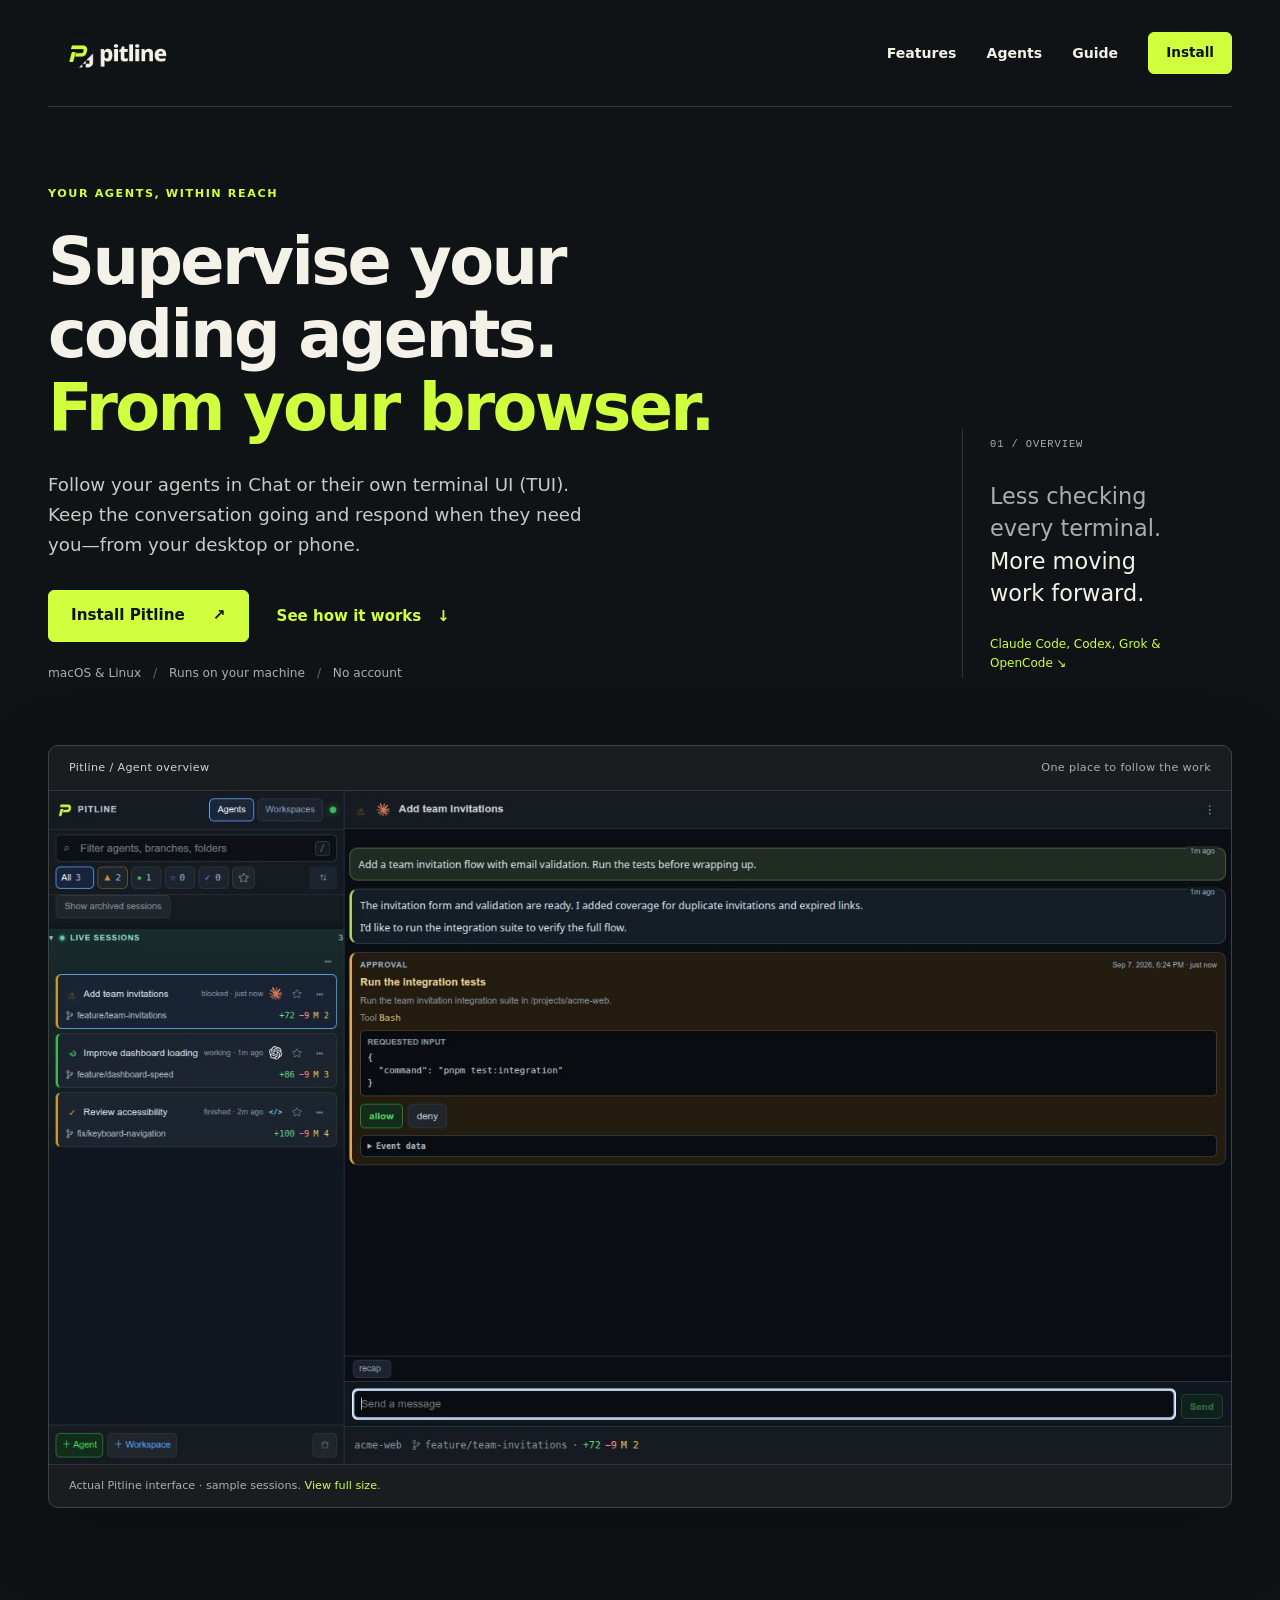
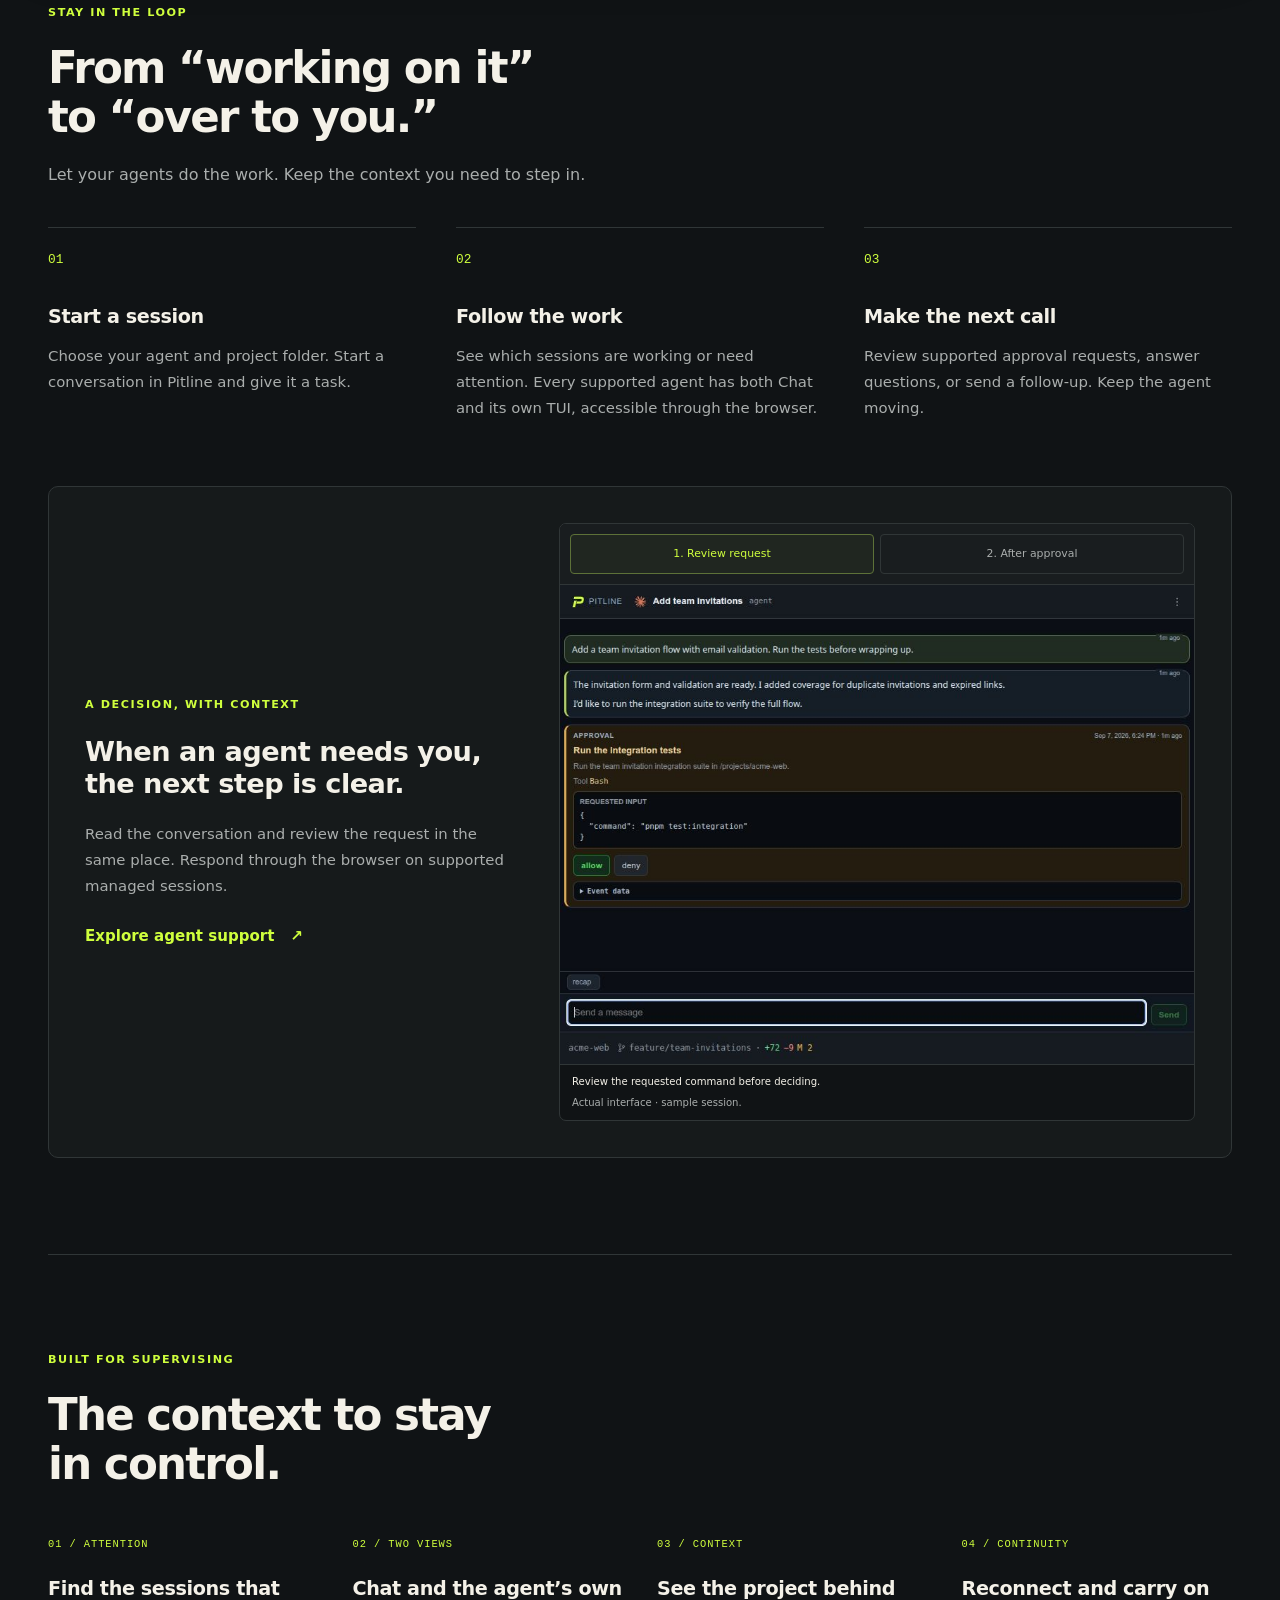
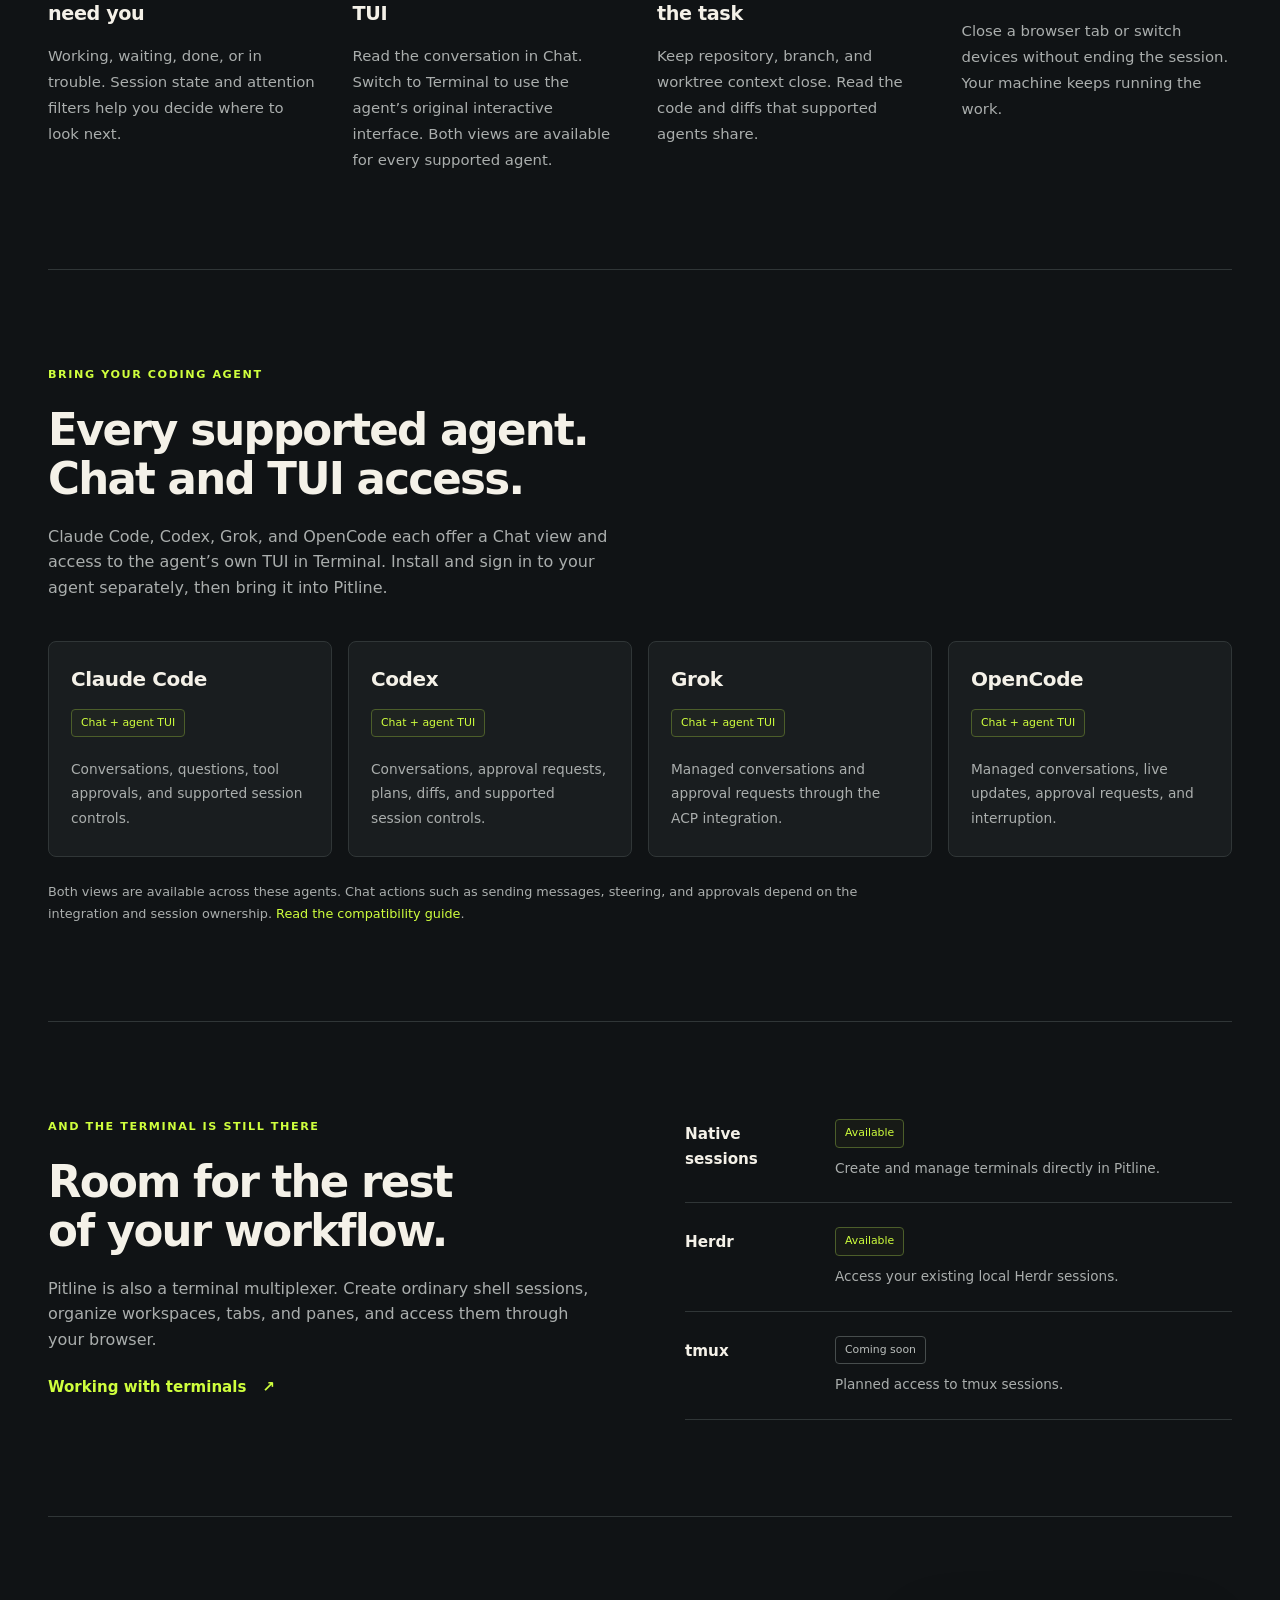
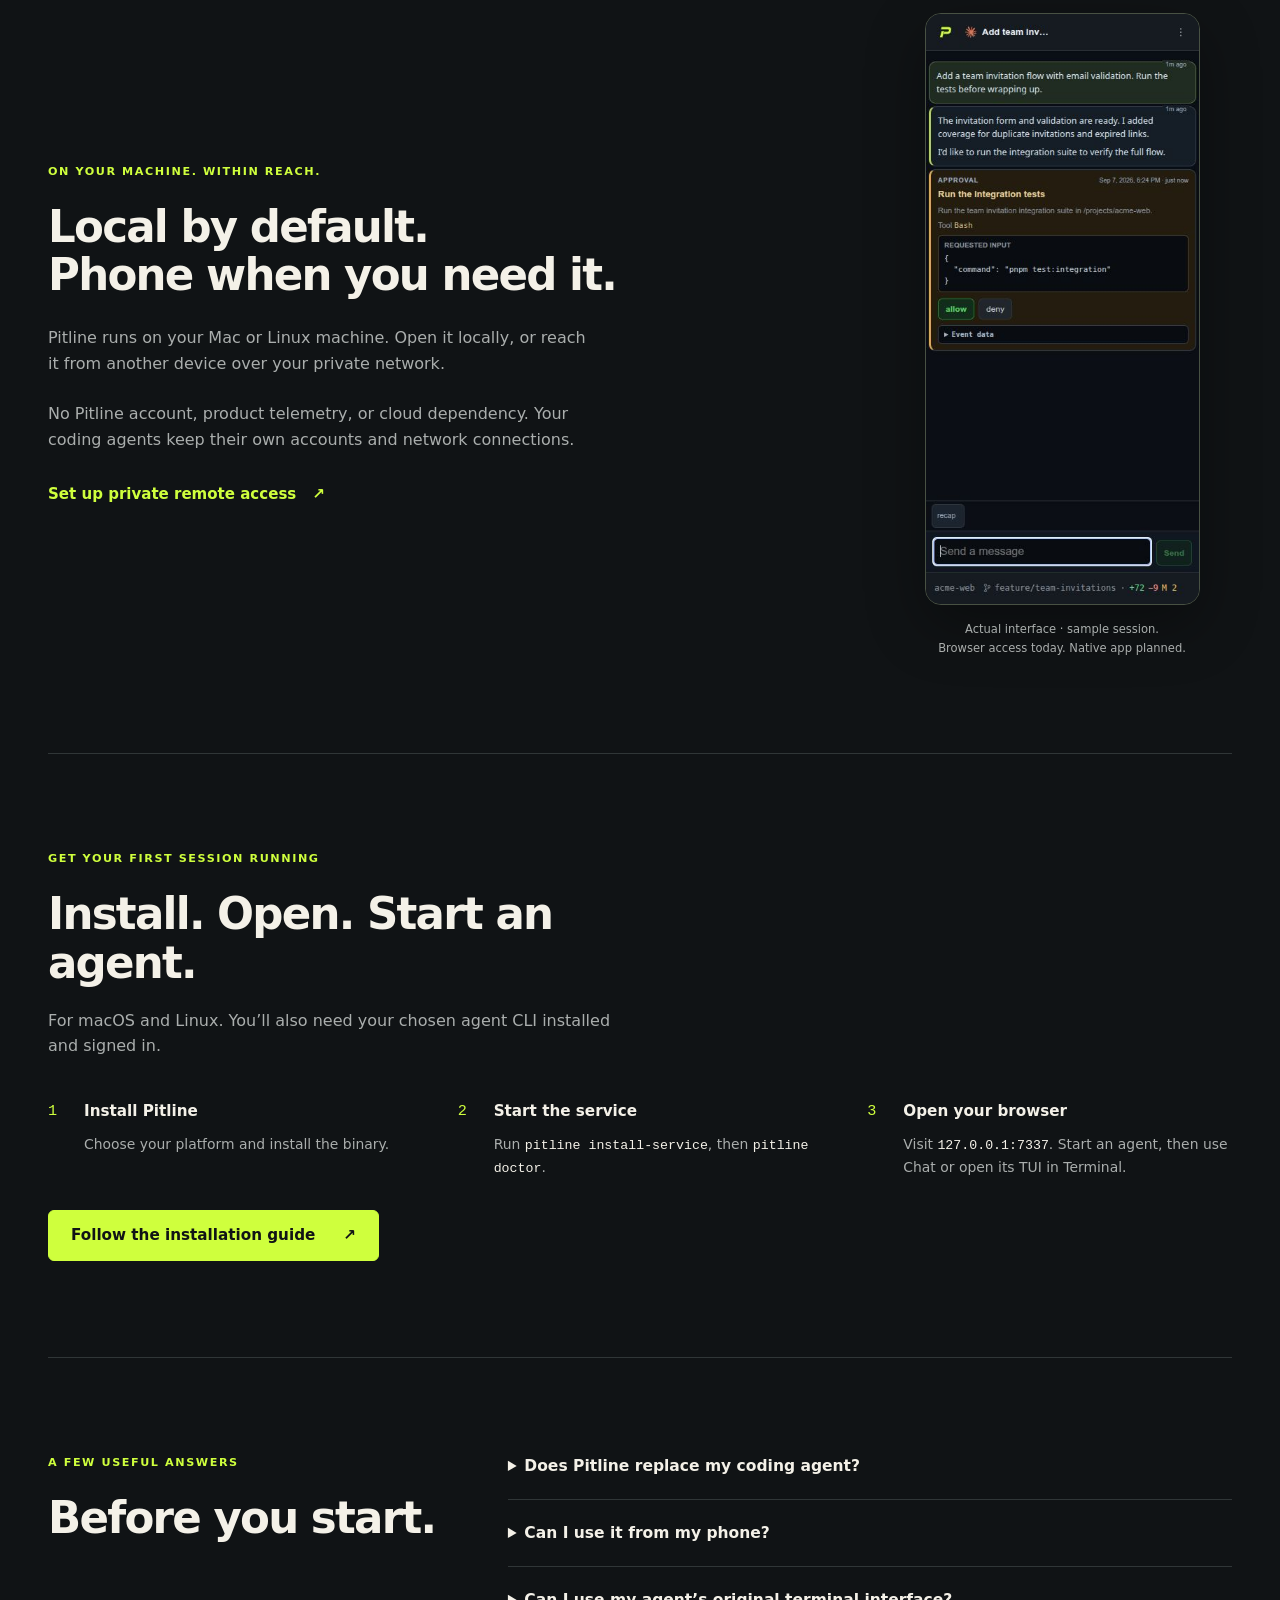
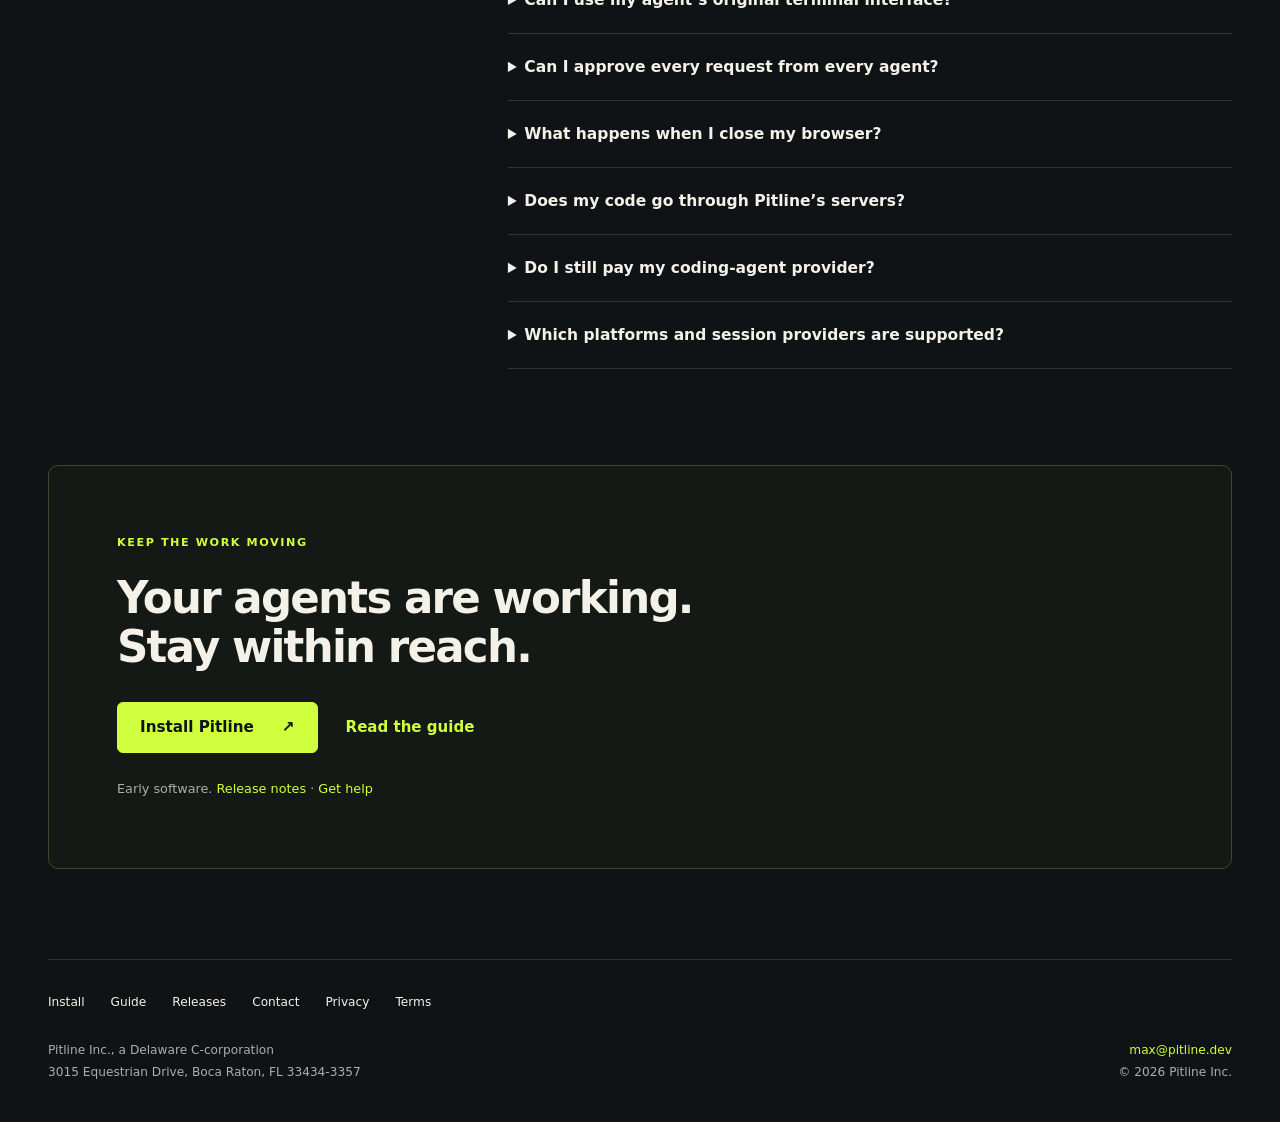
<file: index.html>
<!doctype html>
<html lang="en">
<head>
<meta charset="utf-8">
<meta name="viewport" content="width=device-width, initial-scale=1">
<meta name="google-site-verification" content="GQ0ChpXaXgn-ay-RtEQB5XUsm_oMuYf6OT4868eIXxI">
<title>Pitline — supervise your coding agents from your browser</title>
<meta name="description" content="Follow your coding agents, manage conversations, and respond to approval requests from your browser. Pitline runs on your Mac or Linux machine. No account required.">
<link rel="canonical" href="https://pitline.dev/">
<link rel="icon" type="image/png" href="/assets/pitline-app-icon.png">
<link rel="stylesheet" href="/site.css?v=2">
<script src="/site.js" defer>
</script>
<meta property="og:title" content="Pitline — your agents, within reach">
<meta property="og:description" content="Supervise your coding agents from your browser. Run locally. Follow their work. Respond when they need you.">
<meta property="og:image" content="https://pitline.dev/assets/pitline-og.png">
<meta property="og:url" content="https://pitline.dev/">
<meta property="og:type" content="website">
<meta name="twitter:card" content="summary_large_image">
</head>
<body>
<a class="skip-link" href="#main-content">Skip to content</a>
<header class="site-header shell">
<a class="brand" href="/" aria-label="Pitline home">
<img src="/assets/pitline-lockup-dark.png" alt="Pitline" width="900" height="300">
</a>
<nav aria-label="Main navigation">
<a href="#features">Features</a>
<a href="#agents">Agents</a>
<a href="/guide.html">Guide</a>
<a class="button button-small" href="/install.html">Install</a>
</nav>
</header>
<main id="main-content" class="landing">
<section class="hero shell" aria-labelledby="hero-title">
<div class="hero-copy">
<p class="eyebrow">Your agents, within reach</p>
<h1 id="hero-title">Supervise your<br>coding agents.<br>
<span class="accent">From your browser.</span>
</h1>
<p class="lede">Follow your agents in Chat or their own terminal UI (TUI). Keep the conversation going and respond when they need you—from your desktop or phone.</p>
<div class="actions">
<a class="button" href="/install.html">Install Pitline <span aria-hidden="true">↗</span>
</a>
<a class="text-link" href="#walkthrough">See how it works <span aria-hidden="true">↓</span>
</a>
</div>
<p class="hero-meta">macOS &amp; Linux <span aria-hidden="true">/</span> Runs on your machine <span aria-hidden="true">/</span> No account</p>
</div>
<div class="hero-aside">
<span class="section-number">01 / OVERVIEW</span>
<p>Less checking<br>every terminal.<br>
<strong>More moving<br>work forward.</strong>
</p>
<a href="#agents">Claude Code, Codex, Grok &amp; OpenCode <span aria-hidden="true">↘</span>
</a>
</div>
</section>
<figure class="product-shot shell">
<div class="shot-heading">
<span>Pitline / Agent overview</span>
<span>One place to follow the work</span>
</div>
<img src="/assets/pitline-agents.png" alt="Pitline agent overview with sample sessions and their working, waiting, and completed states" width="1440" height="820" fetchpriority="high">
<figcaption>Actual Pitline interface · sample sessions. <a href="/assets/pitline-agents.png">View full size</a>.</figcaption>
</figure>
<section id="walkthrough" class="section shell" aria-labelledby="workflow-title">
<div class="section-heading">
<p class="eyebrow">Stay in the loop</p>
<h2 id="workflow-title">From “working on it”<br>to “over to you.”</h2>
<p>Let your agents do the work. Keep the context you need to step in.</p>
</div>
<ol class="steps">
<li>
<span class="step-number">01</span>
<h3>Start a session</h3>
<p>Choose your agent and project folder. Start a conversation in Pitline and give it a task.</p>
</li>
<li>
<span class="step-number">02</span>
<h3>Follow the work</h3>
<p>See which sessions are working or need attention. Every supported agent has both Chat and its own TUI, accessible through the browser.</p>
</li>
<li>
<span class="step-number">03</span>
<h3>Make the next call</h3>
<p>Review supported approval requests, answer questions, or send a follow-up. Keep the agent moving.</p>
</li>
</ol>
<div class="approval-feature">
<div class="approval-copy">
<p class="eyebrow">A decision, with context</p>
<h3>When an agent needs you,<br>the next step is clear.</h3>
<p>Read the conversation and review the request in the same place. Respond through the browser on supported managed sessions.</p>
<a class="text-link" href="/guide.html#agents">Explore agent support <span aria-hidden="true">↗</span>
</a>
</div>
<figure class="detail-shot">
<div class="demo-controls" role="group" aria-label="Approval walkthrough">
<button type="button" data-demo="request" aria-pressed="true" aria-controls="approval-demo">1. Review request</button>
<button type="button" data-demo="result" aria-pressed="false" aria-controls="approval-demo">2. After approval</button>
</div>
<img id="approval-demo" src="/assets/pitline-approval.png" alt="A sample agent conversation in Pitline with a pending tool approval and response controls" width="900" height="680" loading="lazy">
<figcaption>
<span id="demo-caption" role="status">Review the requested command before deciding.</span> Actual interface · sample session.</figcaption>
</figure>
</div>
</section>
<section id="features" class="section section-border shell" aria-labelledby="features-title">
<div class="section-heading">
<p class="eyebrow">Built for supervising</p>
<h2 id="features-title">The context to stay<br>in control.</h2>
</div>
<div class="feature-grid">
<article>
<span class="feature-index">01 / ATTENTION</span>
<h3>Find the sessions that need you</h3>
<p>Working, waiting, done, or in trouble. Session state and attention filters help you decide where to look next.</p>
</article>
<article>
<span class="feature-index">02 / TWO VIEWS</span>
<h3>Chat and the agent’s own TUI</h3>
<p>Read the conversation in Chat. Switch to Terminal to use the agent’s original interactive interface. Both views are available for every supported agent.</p>
</article>
<article>
<span class="feature-index">03 / CONTEXT</span>
<h3>See the project behind the task</h3>
<p>Keep repository, branch, and worktree context close. Read the code and diffs that supported agents share.</p>
</article>
<article>
<span class="feature-index">04 / CONTINUITY</span>
<h3>Reconnect and carry on</h3>
<p>Close a browser tab or switch devices without ending the session. Your machine keeps running the work.</p>
</article>
</div>
</section>
<section id="agents" class="section section-border shell" aria-labelledby="agents-title">
<div class="section-heading">
<p class="eyebrow">Bring your coding agent</p>
<h2 id="agents-title">Every supported agent.<br>Chat and TUI access.</h2>
<p>Claude Code, Codex, Grok, and OpenCode each offer a Chat view and access to the agent’s own TUI in Terminal. Install and sign in to your agent separately, then bring it into Pitline.</p>
</div>
<div class="agent-grid">
<article>
<h3>Claude Code</h3>
<span class="availability">Chat + agent TUI</span>
<p>Conversations, questions, tool approvals, and supported session controls.</p>
</article>
<article>
<h3>Codex</h3>
<span class="availability">Chat + agent TUI</span>
<p>Conversations, approval requests, plans, diffs, and supported session controls.</p>
</article>
<article>
<h3>Grok</h3>
<span class="availability">Chat + agent TUI</span>
<p>Managed conversations and approval requests through the ACP integration.</p>
</article>
<article>
<h3>OpenCode</h3>
<span class="availability">Chat + agent TUI</span>
<p>Managed conversations, live updates, approval requests, and interruption.</p>
</article>
</div>
<p class="section-note">Both views are available across these agents. Chat actions such as sending messages, steering, and approvals depend on the integration and session ownership. <a href="/guide.html#agents">Read the compatibility guide</a>.</p>
</section>
<section class="section section-border shell terminal-section" aria-labelledby="terminal-title">
<div class="section-heading">
<p class="eyebrow">And the terminal is still there</p>
<h2 id="terminal-title">Room for the rest<br>of your workflow.</h2>
<p>Pitline is also a terminal multiplexer. Create ordinary shell sessions, organize workspaces, tabs, and panes, and access them through your browser.</p>
<a class="text-link" href="/guide.html#terminals">Working with terminals <span aria-hidden="true">↗</span>
</a>
</div>
<dl class="provider-list">
<div>
<dt>Native sessions</dt>
<dd>
<span class="availability">Available</span>
<p>Create and manage terminals directly in Pitline.</p>
</dd>
</div>
<div>
<dt>Herdr</dt>
<dd>
<span class="availability">Available</span>
<p>Access your existing local Herdr sessions.</p>
</dd>
</div>
<div>
<dt>tmux</dt>
<dd>
<span class="availability planned">Coming soon</span>
<p>Planned access to tmux sessions.</p>
</dd>
</div>
</dl>
</section>
<section class="section section-border shell local-section" aria-labelledby="local-title">
<div class="local-copy">
<p class="eyebrow">On your machine. Within reach.</p>
<h2 id="local-title">Local by default.<br>Phone when you need it.</h2>
<p>Pitline runs on your Mac or Linux machine. Open it locally, or reach it from another device over your private network.</p>
<p>No Pitline account, product telemetry, or cloud dependency. Your coding agents keep their own accounts and network connections.</p>
<a class="text-link" href="/guide.html#remote-access">Set up private remote access <span aria-hidden="true">↗</span>
</a>
</div>
<figure class="phone-shot">
<img src="/assets/pitline-mobile.png" alt="Pitline's agent conversation and approval controls displayed in a phone-size browser" width="390" height="844" loading="lazy">
<figcaption>Actual interface · sample session.<br>Browser access today. Native app planned.</figcaption>
</figure>
</section>
<section class="section section-border shell quick-start" aria-labelledby="start-title">
<div class="section-heading">
<p class="eyebrow">Get your first session running</p>
<h2 id="start-title">Install. Open. Start an agent.</h2>
<p>For macOS and Linux. You’ll also need your chosen agent CLI installed and signed in.</p>
</div>
<div class="quick-start-body">
<ol class="start-list">
<li>
<strong>Install Pitline</strong>
<span>Choose your platform and install the binary.</span>
</li>
<li>
<strong>Start the service</strong>
<span>Run <code>pitline install-service</code>, then <code>pitline doctor</code>.</span>
</li>
<li>
<strong>Open your browser</strong>
<span>Visit <code>127.0.0.1:7337</code>. Start an agent, then use Chat or open its TUI in Terminal.</span>
</li>
</ol>
<a class="button" href="/install.html">Follow the installation guide <span aria-hidden="true">↗</span>
</a>
</div>
</section>
<section id="faq" class="section section-border shell faq-section" aria-labelledby="faq-title">
<div class="section-heading">
<p class="eyebrow">A few useful answers</p>
<h2 id="faq-title">Before you start.</h2>
</div>
<div class="faq-list">
<details>
<summary>Does Pitline replace my coding agent?</summary>
<p>No. Pitline gives you a browser interface for supervising the agents you already use. Install and authenticate each agent separately. Its provider’s terms, subscriptions, and usage charges still apply.</p>
</details>
<details>
<summary>Can I use it from my phone?</summary>
<p>Yes, through your phone’s browser when it can reach the machine running Pitline. Use a private network such as Tailscale and configure access appropriately. A native mobile app and hosted cloud access are planned, not available today. <a href="/guide.html#remote-access">Set up access</a>.</p>
</details>
<details>
<summary>Can I use my agent’s original terminal interface?</summary>
<p>Yes. Every supported agent offers both Chat and its own terminal UI (TUI). Choose Chat for the conversation or Terminal for the agent’s original interactive interface, all in your browser. This is separate from Pitline’s ordinary shell sessions.</p>
</details>
<details>
<summary>Can I approve every request from every agent?</summary>
<p>Approval support depends on the agent, the request, and who owns the session. Start a managed session in Pitline for supported controls. External Claude hook approvals require separate setup. These limits concern approval controls in Chat; you can also interact with the agent through its own TUI. <a href="/guide.html#agents">Compare integrations</a>.</p>
</details>
<details>
<summary>What happens when I close my browser?</summary>
<p>The session continues on the host machine, and you can reconnect. The keeper service allows native terminal sessions to survive daemon restarts. The host still needs to stay awake and running; this does not keep tasks executing during sleep or shutdown.</p>
</details>
<details>
<summary>Does my code go through Pitline’s servers?</summary>
<p>The local product does not send your sessions, code, analytics, or telemetry to Pitline Inc. Browser connections go to your machine over the network you choose. Your coding agent may contact its own provider as usual. <a href="/privacy.html">Read the privacy notice</a>.</p>
</details>
<details>
<summary>Do I still pay my coding-agent provider?</summary>
<p>Yes. Your agent provider’s subscriptions and usage charges still apply. Pitline uses your existing agent installations and accounts. A future Pitline cloud subscription is not available to purchase today.</p>
</details>
<details>
<summary>Which platforms and session providers are supported?</summary>
<p>Pitline runs on macOS and Linux, with Intel/Apple Silicon and x86_64/ARM64 builds respectively. Native terminals and local Herdr sessions are supported. tmux integration is coming soon. There is no native Windows release.</p>
</details>
</div>
</section>
<section class="closing shell" aria-labelledby="closing-title">
<p class="eyebrow">Keep the work moving</p>
<h2 id="closing-title">Your agents are working.<br>Stay within reach.</h2>
<div class="actions">
<a class="button" href="/install.html">Install Pitline <span aria-hidden="true">↗</span>
</a>
<a class="text-link" href="/guide.html">Read the guide</a>
</div>
<p class="section-note">Early software. <a href="https://github.com/pitlinehq/releases/releases">Release notes</a> · <a href="/contact.html">Get help</a>
</p>
</section>
</main>
<footer class="site-footer shell">
<nav aria-label="Footer navigation">
<a href="/install.html">Install</a>
<a href="/guide.html">Guide</a>
<a href="https://github.com/pitlinehq/releases/releases">Releases</a>
<a href="/contact.html">Contact</a>
<a href="/privacy.html">Privacy</a>
<a href="/terms.html">Terms</a>
</nav>
<div class="footer-meta">
<div>Pitline Inc., a Delaware C-corporation<br>3015 Equestrian Drive, Boca Raton, FL 33434-3357</div>
<div>
<a href="mailto:max@pitline.dev">max@pitline.dev</a>
<br>© 2026 Pitline Inc.</div>
</div>
</footer>
</body>
</html>
</file>
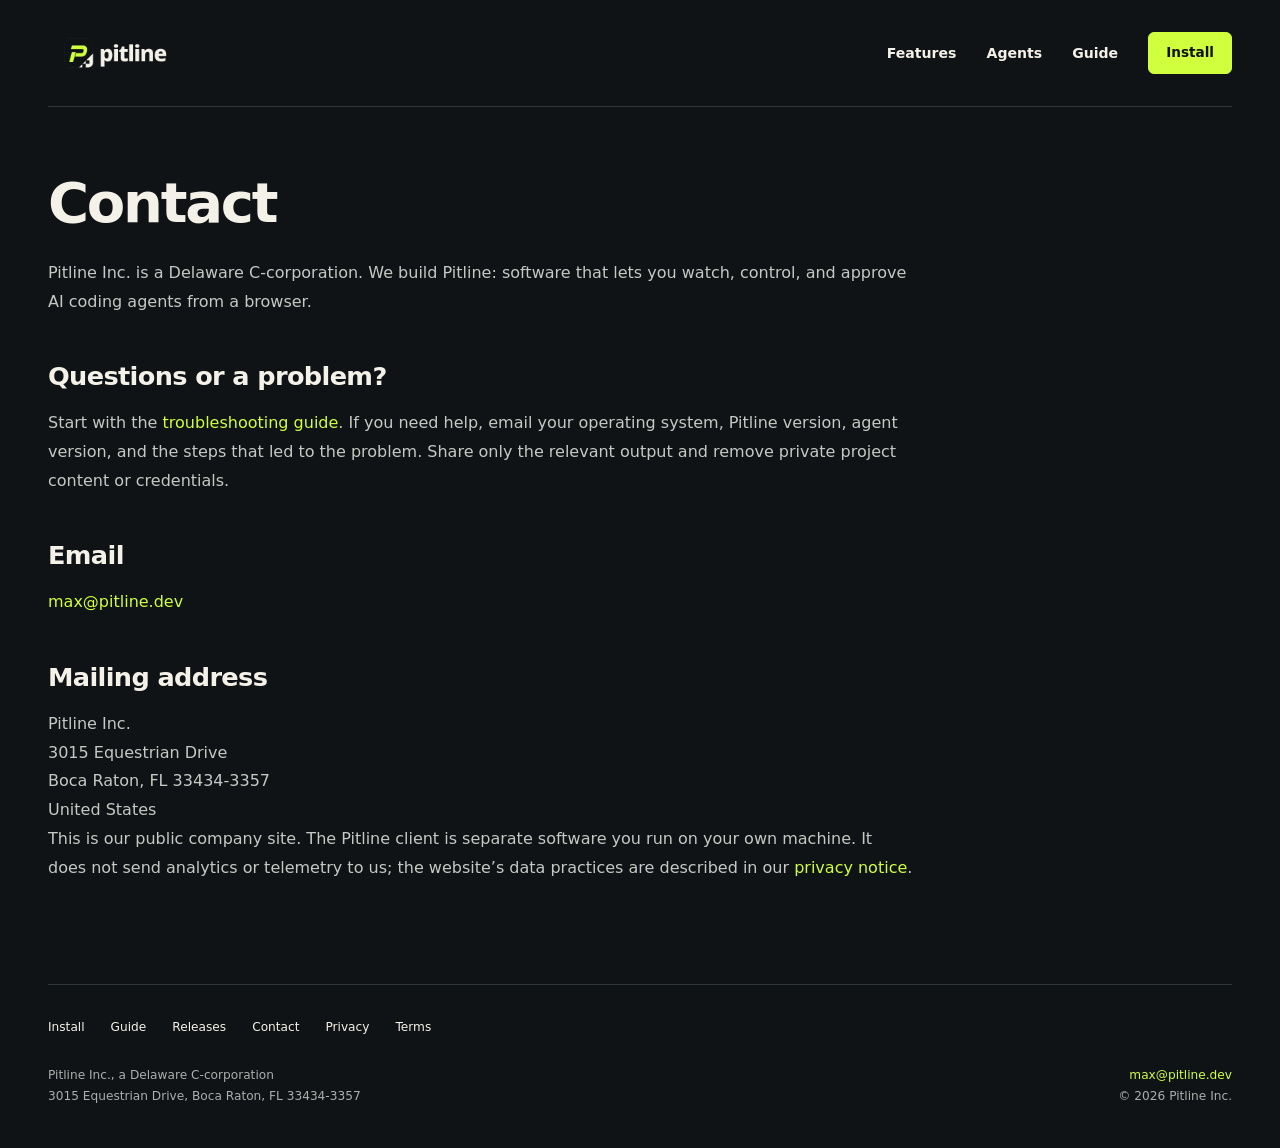
<file: contact.html>
<!doctype html>
<html lang="en">
<head>
  <meta charset="utf-8">
  <meta name="viewport" content="width=device-width, initial-scale=1">
  <link rel="canonical" href="https://pitline.dev/contact.html">
  <title>Contact — Pitline Inc.</title>
  <meta name="description" content="Contact Pitline Inc., a Delaware C-corporation. Email max@pitline.dev.">
  <link rel="icon" type="image/png" href="/assets/pitline-app-icon.png">
  <link rel="stylesheet" href="/site.css?v=2">
</head>
<body>
  <a class="skip-link" href="#main-content">Skip to content</a>
  <header class="site-header shell"><a class="brand" href="/" aria-label="Pitline home"><img src="/assets/pitline-lockup-dark.png" alt="Pitline" width="900" height="300"></a><nav aria-label="Main navigation"><a href="/#features">Features</a><a href="/#agents">Agents</a><a href="/guide.html">Guide</a><a class="button button-small" href="/install.html">Install</a></nav></header>
  <main class="page prose" id="main-content">
    <h1>Contact</h1>
    <p>Pitline Inc. is a Delaware C-corporation. We build Pitline: software that lets you watch, control, and approve AI coding agents from a browser.</p>
    <h2>Questions or a problem?</h2>
    <p>Start with the <a href="/guide.html#troubleshooting">troubleshooting guide</a>. If you need help, email your operating system, Pitline version, agent version, and the steps that led to the problem. Share only the relevant output and remove private project content or credentials.</p>
    <h2>Email</h2>
    <p><a href="mailto:max@pitline.dev">max@pitline.dev</a></p>
    <h2>Mailing address</h2>
    <address class="addr">
      Pitline Inc.<br>
      3015 Equestrian Drive<br>
      Boca Raton, FL 33434-3357<br>
      United States
    </address>
    <p>This is our public company site. The Pitline client is separate software you run on your own machine. It does not send analytics or telemetry to us; the website’s data practices are described in our <a href="/privacy.html">privacy notice</a>.</p>
  </main>
  <footer class="site-footer shell"><nav aria-label="Footer navigation"><a href="/install.html">Install</a><a href="/guide.html">Guide</a><a href="https://github.com/pitlinehq/releases/releases">Releases</a><a href="/contact.html">Contact</a><a href="/privacy.html">Privacy</a><a href="/terms.html">Terms</a></nav><div class="footer-meta"><div>Pitline Inc., a Delaware C-corporation<br>3015 Equestrian Drive, Boca Raton, FL 33434-3357</div><div><a href="mailto:max@pitline.dev">max@pitline.dev</a><br>© 2026 Pitline Inc.</div></div></footer>
</body>
</html>
</file>
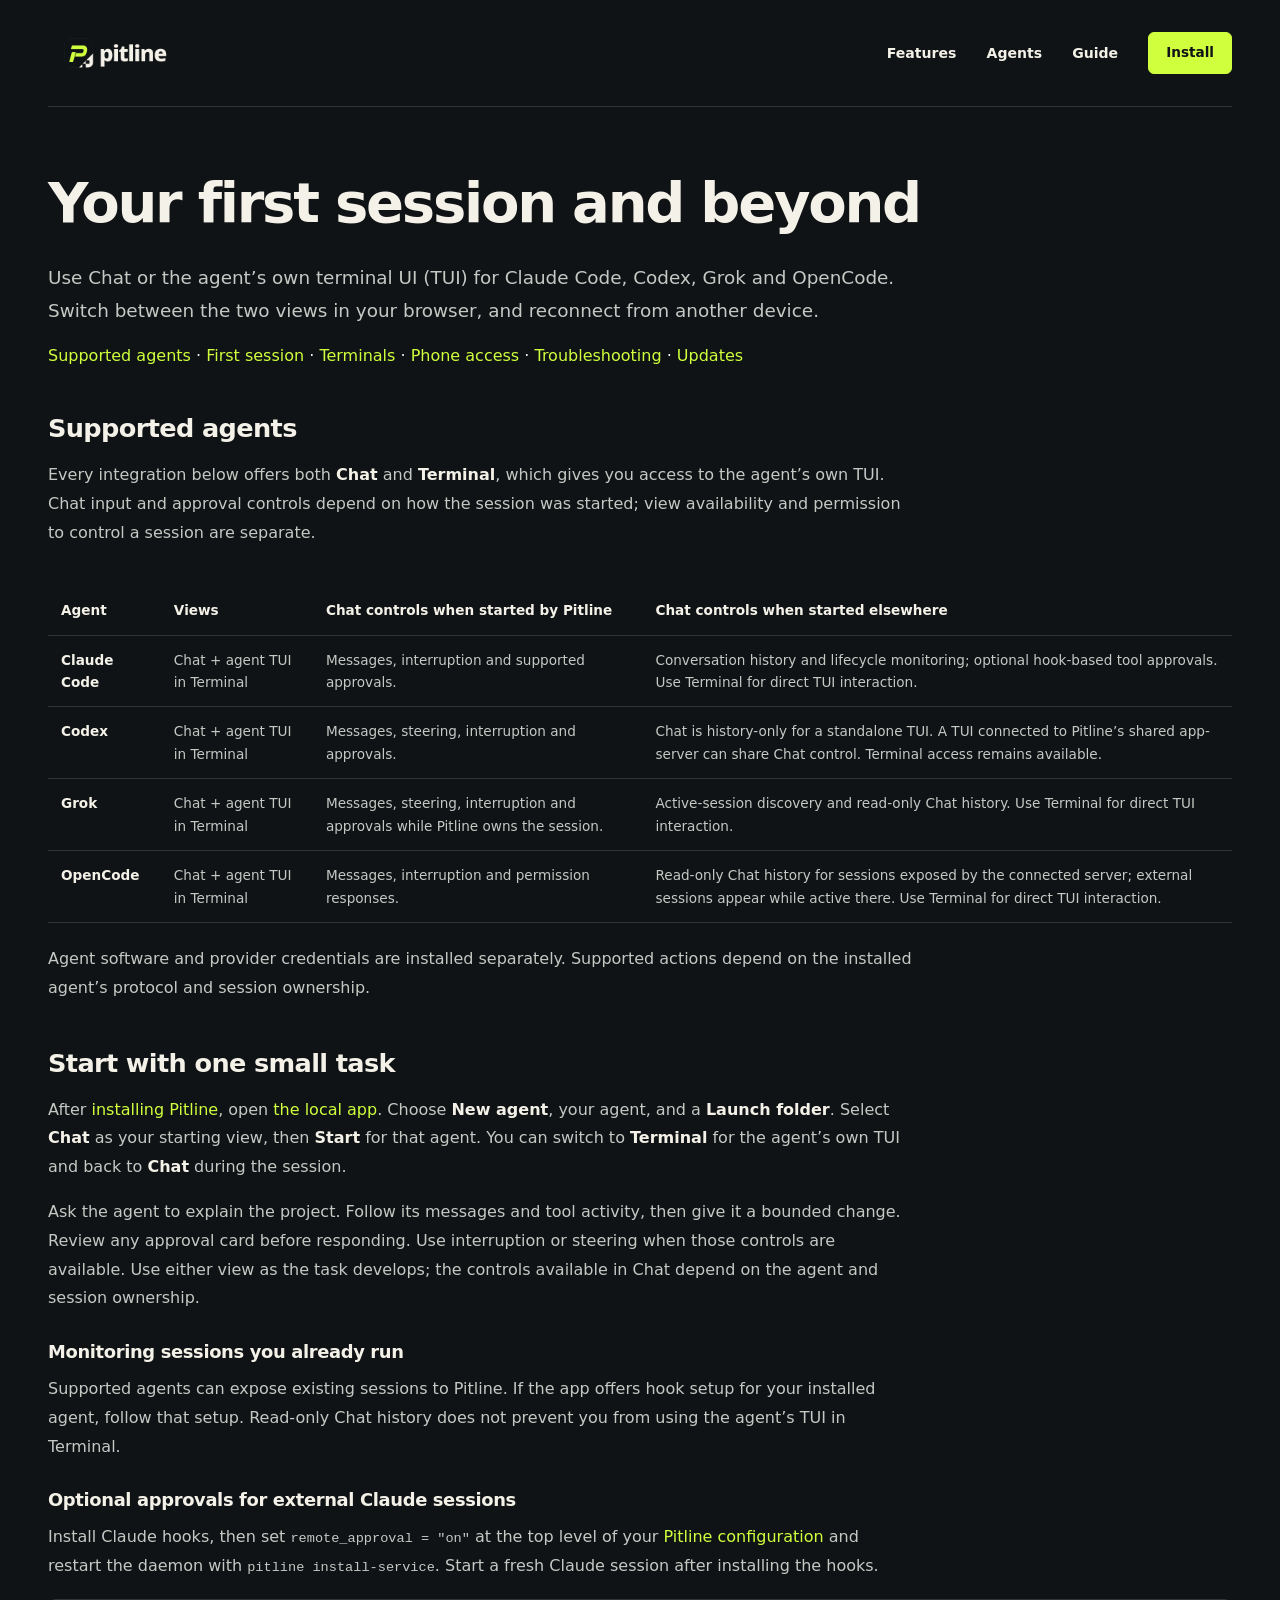
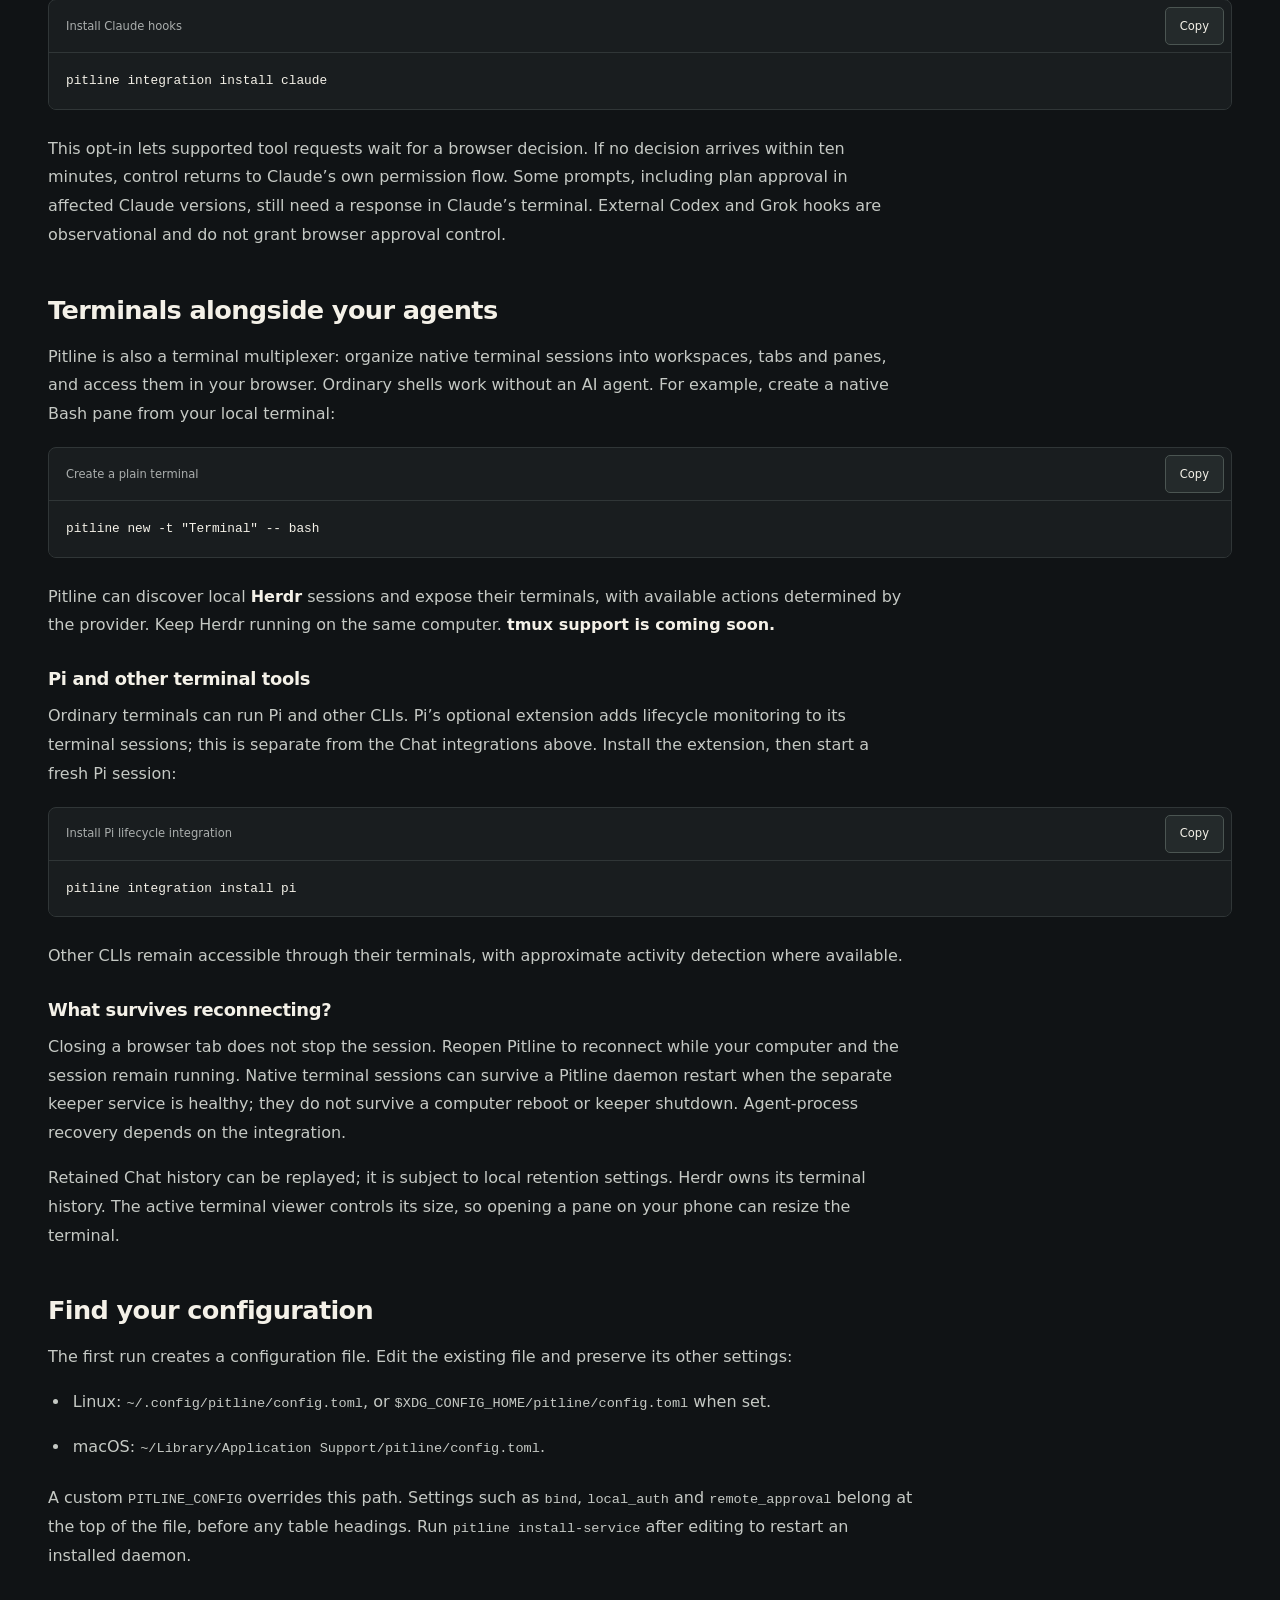
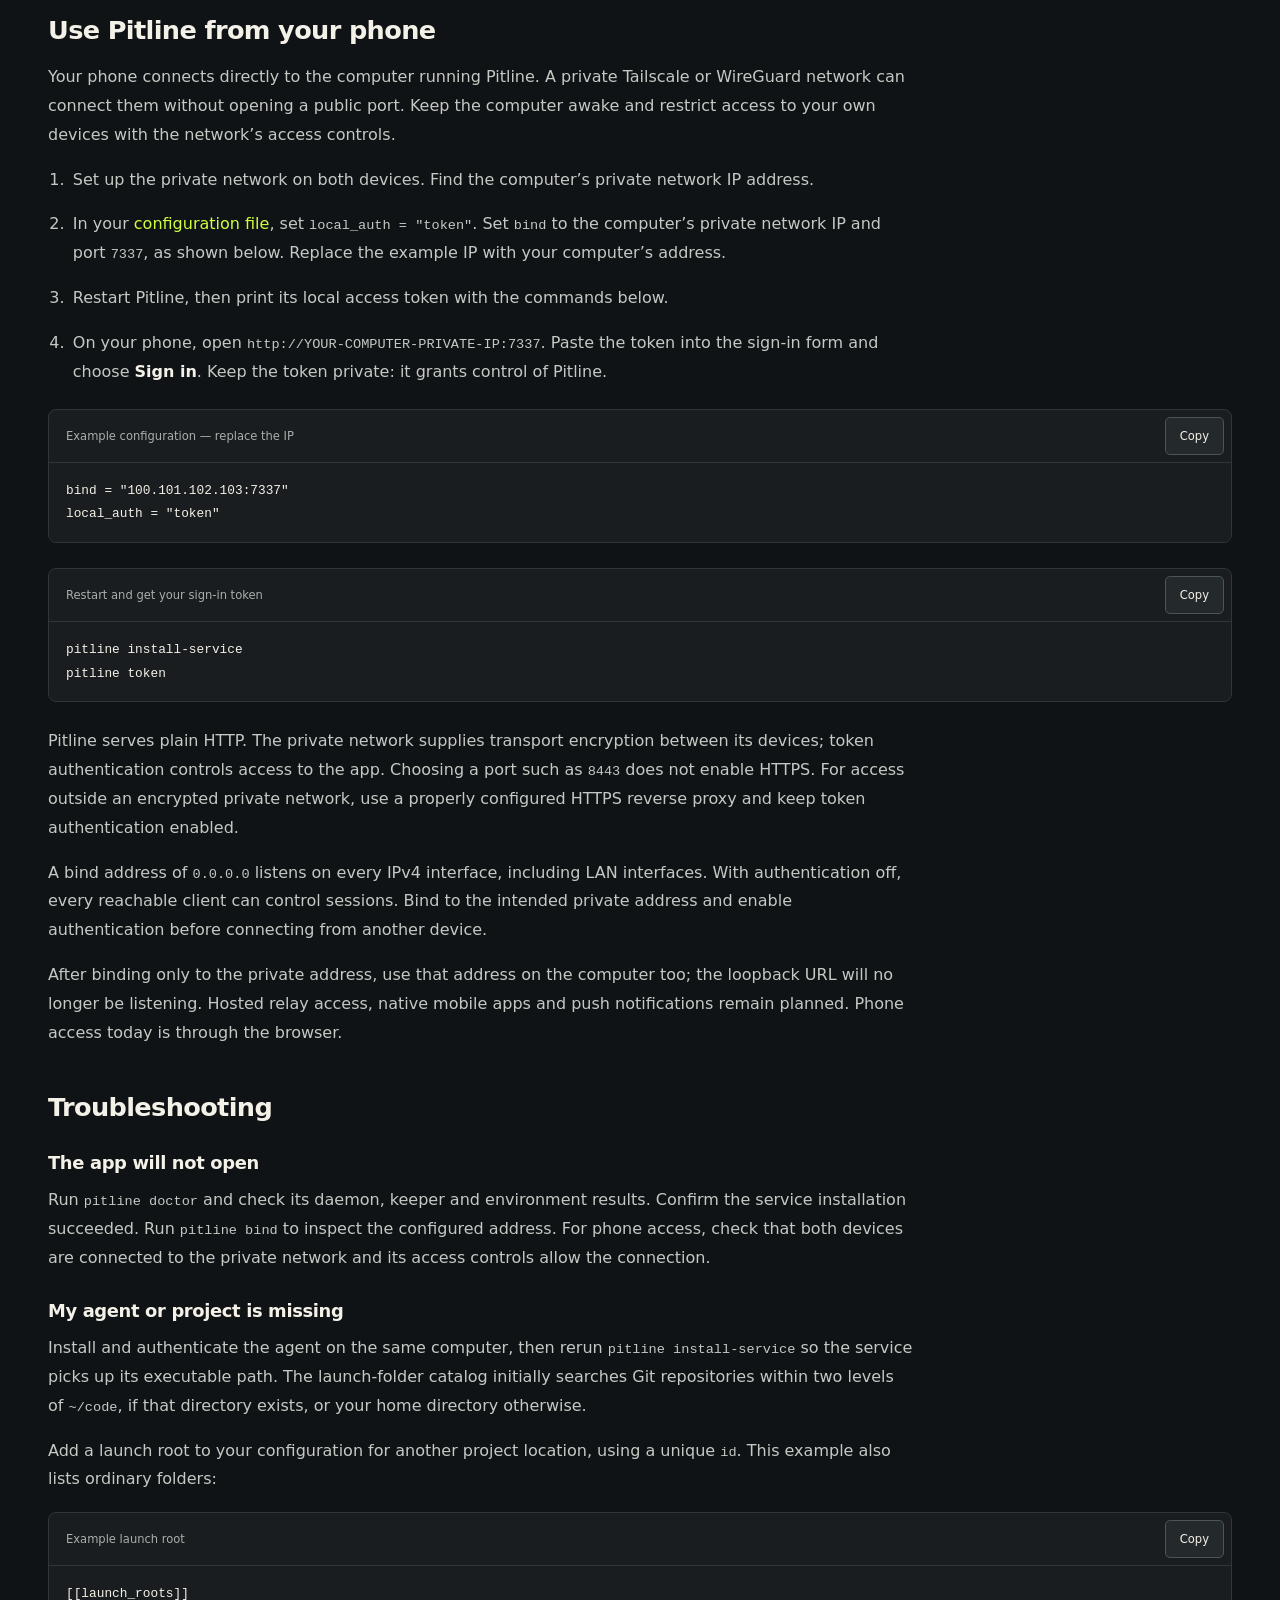
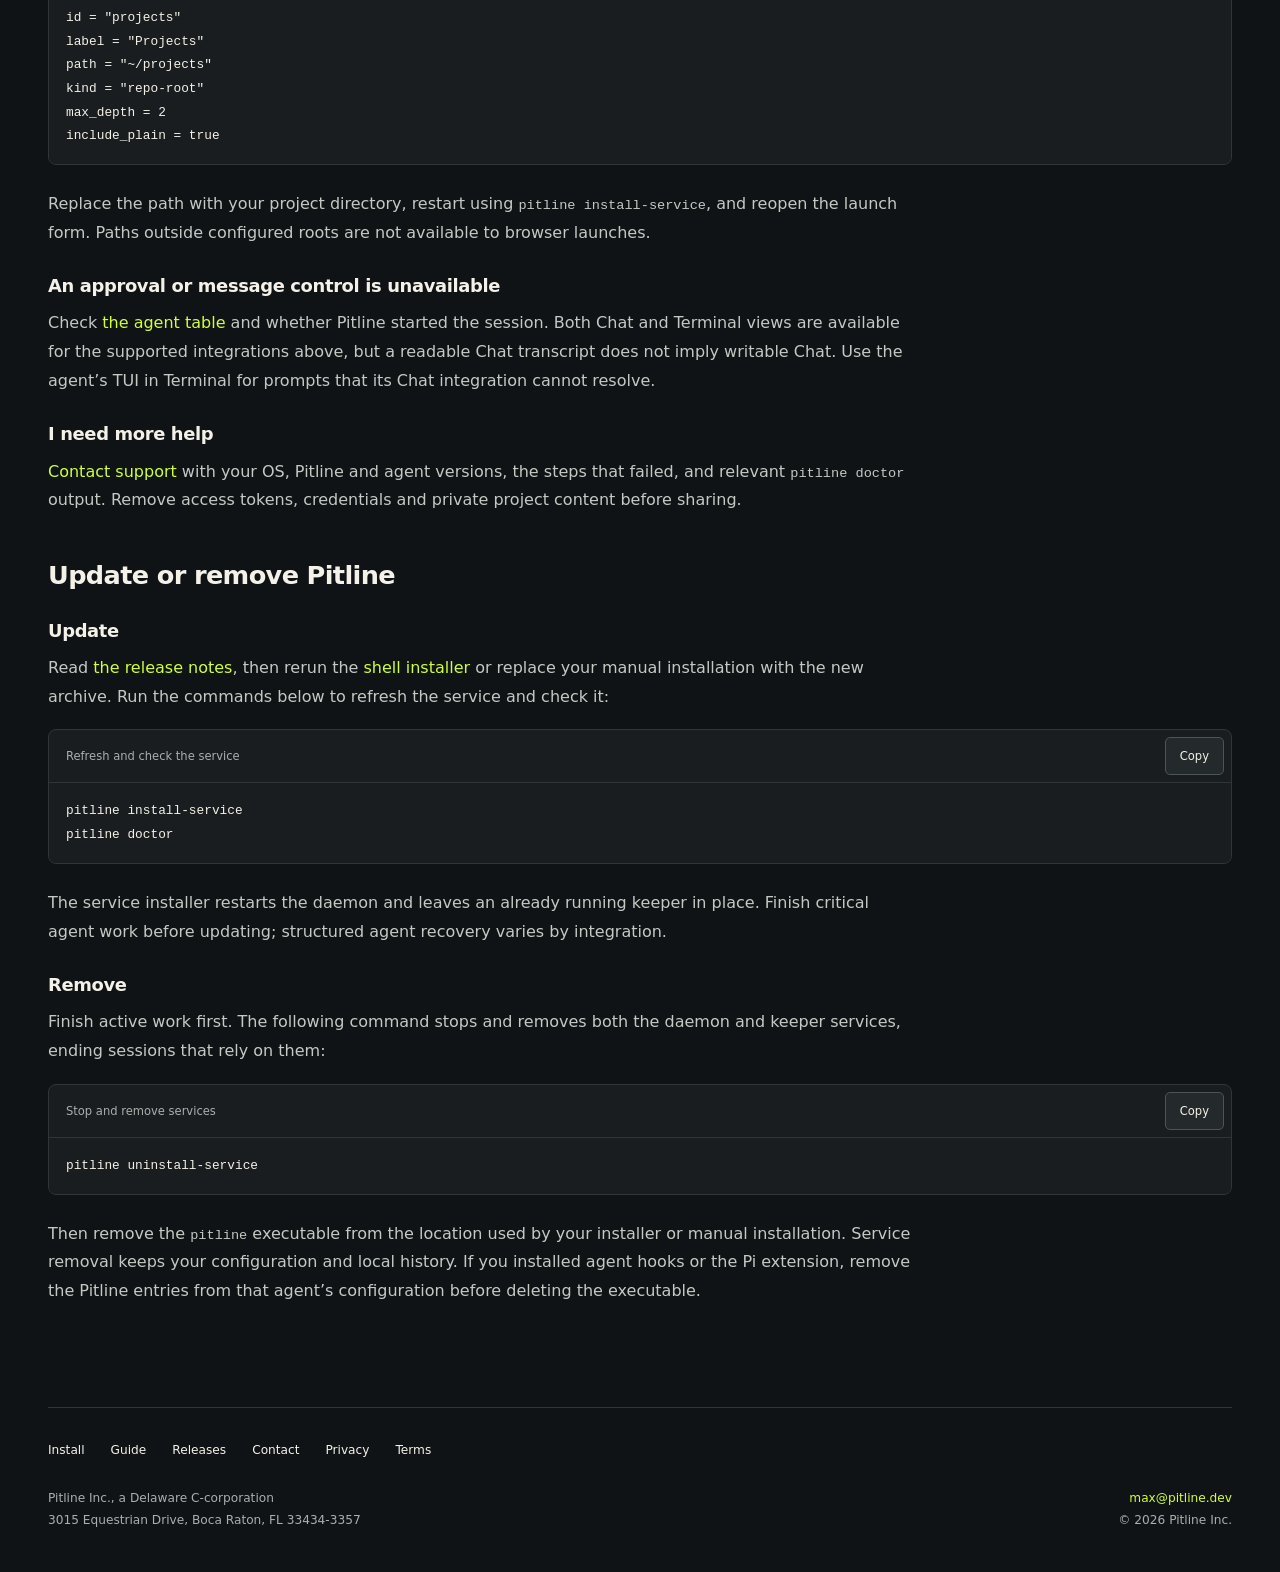
<file: guide.html>
<!doctype html>
<html lang="en">
<head>
  <meta charset="utf-8">
  <meta name="viewport" content="width=device-width, initial-scale=1">
  <title>Guide — Pitline</title>
  <meta name="description" content="Learn which coding agents Pitline supports, start a session, connect from your phone, and troubleshoot your local installation.">
  <link rel="canonical" href="https://pitline.dev/guide.html">
  <meta property="og:type" content="website">
  <meta property="og:title" content="Guide — Pitline">
  <meta property="og:description" content="Learn which coding agents Pitline supports, start a session, connect from your phone, and troubleshoot your local installation.">
  <meta property="og:url" content="https://pitline.dev/guide.html">
  <meta property="og:image" content="https://pitline.dev/assets/pitline-og.png">
  <link rel="icon" type="image/png" href="/assets/pitline-app-icon.png">
  <link rel="stylesheet" href="/site.css?v=2">
  <script src="/site.js" defer></script>
</head>
<body>
  <a class="skip-link" href="#main-content">Skip to content</a>
  <header class="site-header shell"><a class="brand" href="/" aria-label="Pitline home"><img src="/assets/pitline-lockup-dark.png" alt="Pitline" width="900" height="300"></a><nav aria-label="Main navigation"><a href="/#features">Features</a><a href="/#agents">Agents</a><a href="/guide.html">Guide</a><a class="button button-small" href="/install.html">Install</a></nav></header>
  <main class="page prose" id="main-content">
    <h1>Your first session and beyond</h1>
    <p class="lede">Use Chat or the agent’s own terminal UI (TUI) for Claude Code, Codex, Grok and OpenCode. Switch between the two views in your browser, and reconnect from another device.</p>
    <nav aria-label="On this page"><a href="#agents">Supported agents</a> · <a href="#first-session">First session</a> · <a href="#terminals">Terminals</a> · <a href="#remote-access">Phone access</a> · <a href="#troubleshooting">Troubleshooting</a> · <a href="#updates">Updates</a></nav>
    <section id="agents">
      <h2>Supported agents</h2>
      <p>Every integration below offers both <strong>Chat</strong> and <strong>Terminal</strong>, which gives you access to the agent’s own TUI. Chat input and approval controls depend on how the session was started; view availability and permission to control a session are separate.</p>
      <div class="table-scroll" role="region" aria-label="Agent compatibility" tabindex="0">
        <table>
          <thead><tr><th scope="col">Agent</th><th scope="col">Views</th><th scope="col">Chat controls when started by Pitline</th><th scope="col">Chat controls when started elsewhere</th></tr></thead>
          <tbody>
            <tr><th scope="row">Claude Code</th><td>Chat + agent TUI in Terminal</td><td>Messages, interruption and supported approvals.</td><td>Conversation history and lifecycle monitoring; optional hook-based tool approvals. Use Terminal for direct TUI interaction.</td></tr>
            <tr><th scope="row">Codex</th><td>Chat + agent TUI in Terminal</td><td>Messages, steering, interruption and approvals.</td><td>Chat is history-only for a standalone TUI. A TUI connected to Pitline’s shared app-server can share Chat control. Terminal access remains available.</td></tr>
            <tr><th scope="row">Grok</th><td>Chat + agent TUI in Terminal</td><td>Messages, steering, interruption and approvals while Pitline owns the session.</td><td>Active-session discovery and read-only Chat history. Use Terminal for direct TUI interaction.</td></tr>
            <tr><th scope="row">OpenCode</th><td>Chat + agent TUI in Terminal</td><td>Messages, interruption and permission responses.</td><td>Read-only Chat history for sessions exposed by the connected server; external sessions appear while active there. Use Terminal for direct TUI interaction.</td></tr>
          </tbody>
        </table>
      </div>
      <p>Agent software and provider credentials are installed separately. Supported actions depend on the installed agent’s protocol and session ownership.</p>
    </section>
    <section id="first-session">
      <h2>Start with one small task</h2>
      <p>After <a href="/install.html">installing Pitline</a>, open <a href="http://127.0.0.1:7337">the local app</a>. Choose <strong>New agent</strong>, your agent, and a <strong>Launch folder</strong>. Select <strong>Chat</strong> as your starting view, then <strong>Start</strong> for that agent. You can switch to <strong>Terminal</strong> for the agent’s own TUI and back to <strong>Chat</strong> during the session.</p>
      <p>Ask the agent to explain the project. Follow its messages and tool activity, then give it a bounded change. Review any approval card before responding. Use interruption or steering when those controls are available. Use either view as the task develops; the controls available in Chat depend on the agent and session ownership.</p>
      <h3>Monitoring sessions you already run</h3>
      <p>Supported agents can expose existing sessions to Pitline. If the app offers hook setup for your installed agent, follow that setup. Read-only Chat history does not prevent you from using the agent’s TUI in Terminal.</p>
      <h3>Optional approvals for external Claude sessions</h3>
      <p>Install Claude hooks, then set <code>remote_approval = "on"</code> at the top level of your <a href="#configuration">Pitline configuration</a> and restart the daemon with <code>pitline install-service</code>. Start a fresh Claude session after installing the hooks.</p>
<div class="cmd" data-copy><span class="command-label">Install Claude hooks</span><pre><code>pitline integration install claude</code></pre><button type="button" class="copy-btn" aria-label="Copy install claude hooks">Copy</button></div>
      <p>This opt-in lets supported tool requests wait for a browser decision. If no decision arrives within ten minutes, control returns to Claude’s own permission flow. Some prompts, including plan approval in affected Claude versions, still need a response in Claude’s terminal. External Codex and Grok hooks are observational and do not grant browser approval control.</p>
    </section>
    <section id="terminals">
      <h2>Terminals alongside your agents</h2>
      <p>Pitline is also a terminal multiplexer: organize native terminal sessions into workspaces, tabs and panes, and access them in your browser. Ordinary shells work without an AI agent. For example, create a native Bash pane from your local terminal:</p>
<div class="cmd" data-copy><span class="command-label">Create a plain terminal</span><pre><code>pitline new -t &quot;Terminal&quot; -- bash</code></pre><button type="button" class="copy-btn" aria-label="Copy create a plain terminal">Copy</button></div>
      <p>Pitline can discover local <strong>Herdr</strong> sessions and expose their terminals, with available actions determined by the provider. Keep Herdr running on the same computer. <strong>tmux support is coming soon.</strong></p>
      <h3>Pi and other terminal tools</h3>
      <p>Ordinary terminals can run Pi and other CLIs. Pi’s optional extension adds lifecycle monitoring to its terminal sessions; this is separate from the Chat integrations above. Install the extension, then start a fresh Pi session:</p>
<div class="cmd" data-copy><span class="command-label">Install Pi lifecycle integration</span><pre><code>pitline integration install pi</code></pre><button type="button" class="copy-btn" aria-label="Copy install pi lifecycle integration">Copy</button></div>
      <p>Other CLIs remain accessible through their terminals, with approximate activity detection where available.</p>
      <h3>What survives reconnecting?</h3>
      <p>Closing a browser tab does not stop the session. Reopen Pitline to reconnect while your computer and the session remain running. Native terminal sessions can survive a Pitline daemon restart when the separate keeper service is healthy; they do not survive a computer reboot or keeper shutdown. Agent-process recovery depends on the integration.</p>
      <p>Retained Chat history can be replayed; it is subject to local retention settings. Herdr owns its terminal history. The active terminal viewer controls its size, so opening a pane on your phone can resize the terminal.</p>
    </section>
    <section id="configuration">
      <h2>Find your configuration</h2>
      <p>The first run creates a configuration file. Edit the existing file and preserve its other settings:</p>
      <ul><li>Linux: <code>~/.config/pitline/config.toml</code>, or <code>$XDG_CONFIG_HOME/pitline/config.toml</code> when set.</li><li>macOS: <code>~/Library/Application Support/pitline/config.toml</code>.</li></ul>
      <p>A custom <code>PITLINE_CONFIG</code> overrides this path. Settings such as <code>bind</code>, <code>local_auth</code> and <code>remote_approval</code> belong at the top of the file, before any table headings. Run <code>pitline install-service</code> after editing to restart an installed daemon.</p>
    </section>
    <section id="remote-access">
      <h2>Use Pitline from your phone</h2>
      <p>Your phone connects directly to the computer running Pitline. A private Tailscale or WireGuard network can connect them without opening a public port. Keep the computer awake and restrict access to your own devices with the network’s access controls.</p>
      <ol>
        <li>Set up the private network on both devices. Find the computer’s private network IP address.</li>
        <li>In your <a href="#configuration">configuration file</a>, set <code>local_auth = "token"</code>. Set <code>bind</code> to the computer’s private network IP and port <code>7337</code>, as shown below. Replace the example IP with your computer’s address.</li>
        <li>Restart Pitline, then print its local access token with the commands below.</li>
        <li>On your phone, open <code>http://YOUR-COMPUTER-PRIVATE-IP:7337</code>. Paste the token into the sign-in form and choose <strong>Sign in</strong>. Keep the token private: it grants control of Pitline.</li>
      </ol>
<div class="cmd" data-copy><span class="command-label">Example configuration — replace the IP</span><pre><code>bind = &quot;100.101.102.103:7337&quot;
local_auth = &quot;token&quot;</code></pre><button type="button" class="copy-btn" aria-label="Copy example configuration — replace the ip">Copy</button></div><div class="cmd" data-copy><span class="command-label">Restart and get your sign-in token</span><pre><code>pitline install-service
pitline token</code></pre><button type="button" class="copy-btn" aria-label="Copy restart and get your sign-in token">Copy</button></div>
      <p>Pitline serves plain HTTP. The private network supplies transport encryption between its devices; token authentication controls access to the app. Choosing a port such as <code>8443</code> does not enable HTTPS. For access outside an encrypted private network, use a properly configured HTTPS reverse proxy and keep token authentication enabled.</p>
      <p>A bind address of <code>0.0.0.0</code> listens on every IPv4 interface, including LAN interfaces. With authentication off, every reachable client can control sessions. Bind to the intended private address and enable authentication before connecting from another device.</p>
      <p>After binding only to the private address, use that address on the computer too; the loopback URL will no longer be listening. Hosted relay access, native mobile apps and push notifications remain planned. Phone access today is through the browser.</p>
    </section>
    <section id="troubleshooting">
      <h2>Troubleshooting</h2>
      <h3>The app will not open</h3>
      <p>Run <code>pitline doctor</code> and check its daemon, keeper and environment results. Confirm the service installation succeeded. Run <code>pitline bind</code> to inspect the configured address. For phone access, check that both devices are connected to the private network and its access controls allow the connection.</p>
      <h3>My agent or project is missing</h3>
      <p>Install and authenticate the agent on the same computer, then rerun <code>pitline install-service</code> so the service picks up its executable path. The launch-folder catalog initially searches Git repositories within two levels of <code>~/code</code>, if that directory exists, or your home directory otherwise.</p>
      <p>Add a launch root to your configuration for another project location, using a unique <code>id</code>. This example also lists ordinary folders:</p>
<div class="cmd" data-copy><span class="command-label">Example launch root</span><pre><code>[[launch_roots]]
id = &quot;projects&quot;
label = &quot;Projects&quot;
path = &quot;~/projects&quot;
kind = &quot;repo-root&quot;
max_depth = 2
include_plain = true</code></pre><button type="button" class="copy-btn" aria-label="Copy example launch root">Copy</button></div>
      <p>Replace the path with your project directory, restart using <code>pitline install-service</code>, and reopen the launch form. Paths outside configured roots are not available to browser launches.</p>
      <h3>An approval or message control is unavailable</h3>
      <p>Check <a href="#agents">the agent table</a> and whether Pitline started the session. Both Chat and Terminal views are available for the supported integrations above, but a readable Chat transcript does not imply writable Chat. Use the agent’s TUI in Terminal for prompts that its Chat integration cannot resolve.</p>
      <h3>I need more help</h3>
      <p><a href="/contact.html">Contact support</a> with your OS, Pitline and agent versions, the steps that failed, and relevant <code>pitline doctor</code> output. Remove access tokens, credentials and private project content before sharing.</p>
    </section>
    <section id="updates">
      <h2>Update or remove Pitline</h2>
      <h3>Update</h3>
      <p>Read <a href="https://github.com/pitlinehq/releases/releases">the release notes</a>, then rerun the <a href="/install.html">shell installer</a> or replace your manual installation with the new archive. Run the commands below to refresh the service and check it:</p>
<div class="cmd" data-copy><span class="command-label">Refresh and check the service</span><pre><code>pitline install-service
pitline doctor</code></pre><button type="button" class="copy-btn" aria-label="Copy refresh and check the service">Copy</button></div>
      <p>The service installer restarts the daemon and leaves an already running keeper in place. Finish critical agent work before updating; structured agent recovery varies by integration.</p>
      <h3>Remove</h3>
      <p>Finish active work first. The following command stops and removes both the daemon and keeper services, ending sessions that rely on them:</p>
<div class="cmd" data-copy><span class="command-label">Stop and remove services</span><pre><code>pitline uninstall-service</code></pre><button type="button" class="copy-btn" aria-label="Copy stop and remove services">Copy</button></div>
      <p>Then remove the <code>pitline</code> executable from the location used by your installer or manual installation. Service removal keeps your configuration and local history. If you installed agent hooks or the Pi extension, remove the Pitline entries from that agent’s configuration before deleting the executable.</p>
    </section>
  </main>
  <footer class="site-footer shell"><nav aria-label="Footer navigation"><a href="/install.html">Install</a><a href="/guide.html">Guide</a><a href="https://github.com/pitlinehq/releases/releases">Releases</a><a href="/contact.html">Contact</a><a href="/privacy.html">Privacy</a><a href="/terms.html">Terms</a></nav><div class="footer-meta"><div>Pitline Inc., a Delaware C-corporation<br>3015 Equestrian Drive, Boca Raton, FL 33434-3357</div><div><a href="mailto:max@pitline.dev">max@pitline.dev</a><br>© 2026 Pitline Inc.</div></div></footer>
</body>
</html>
</file>
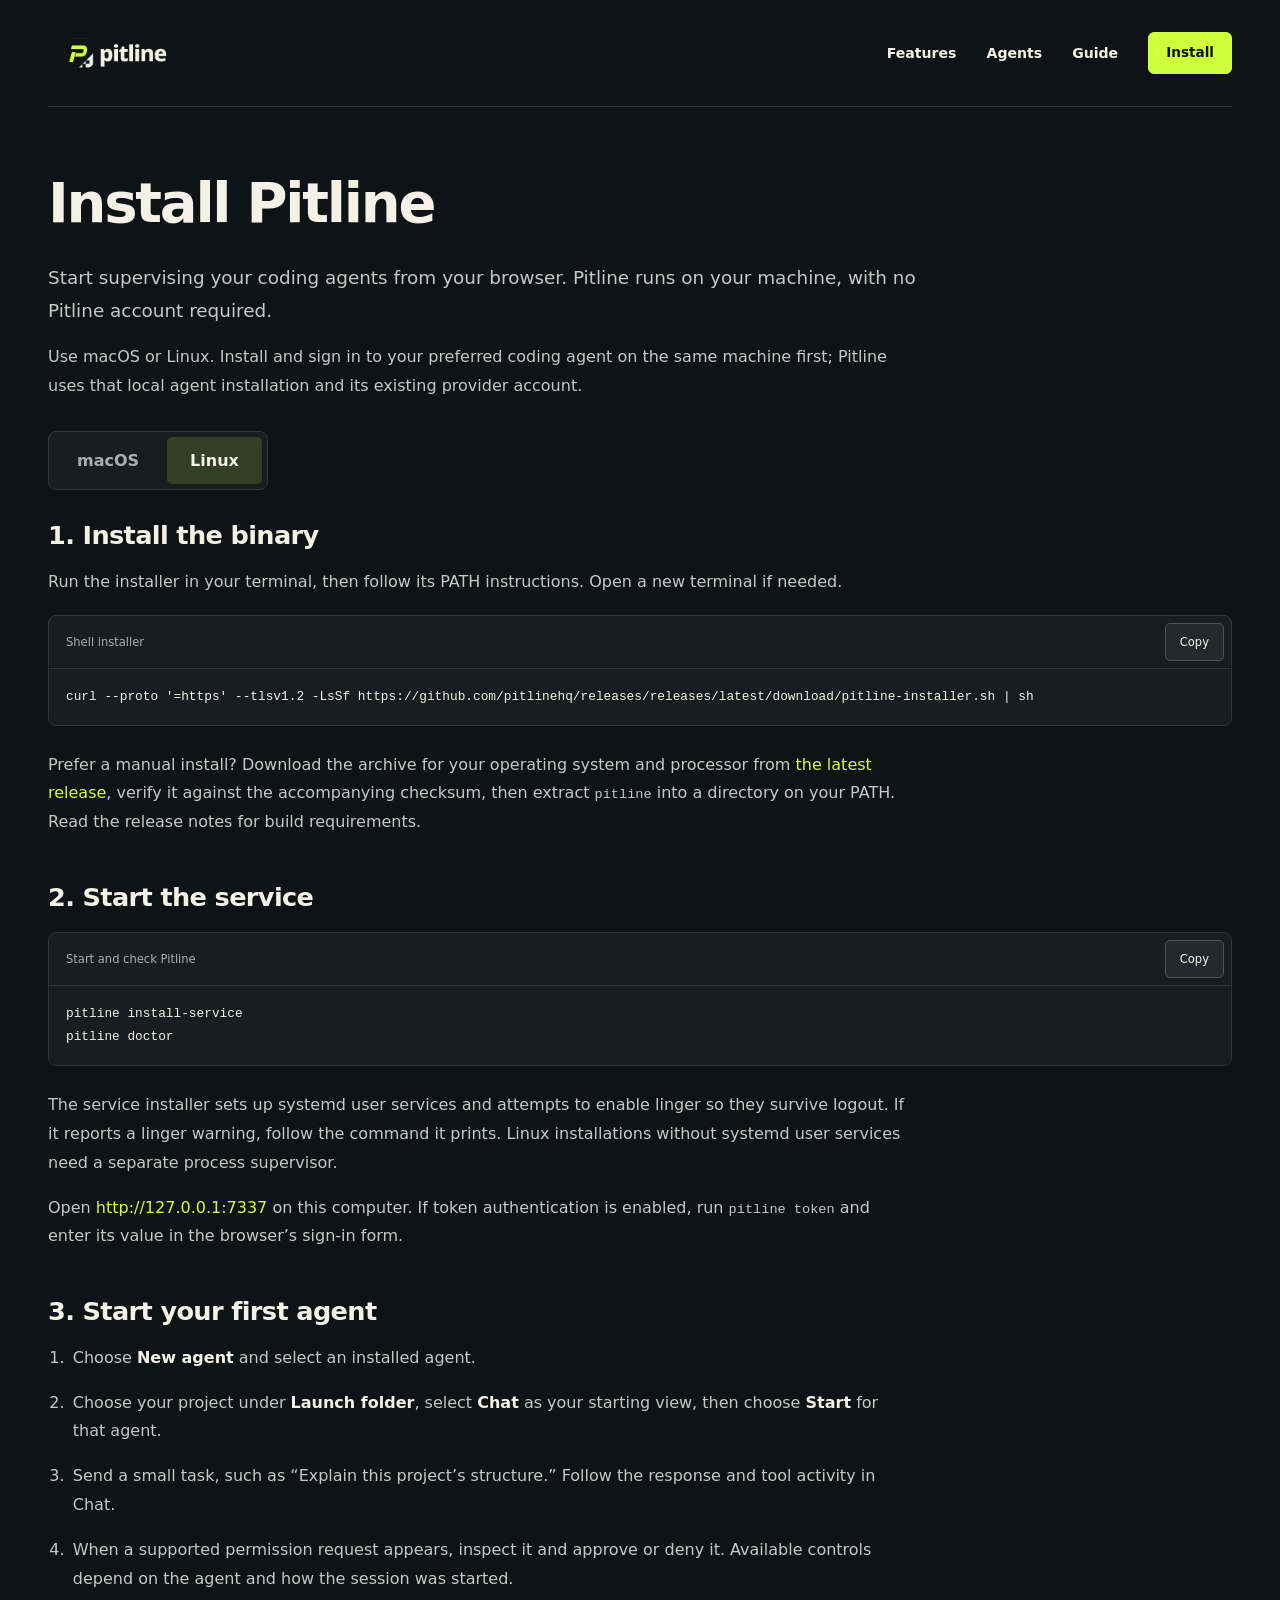
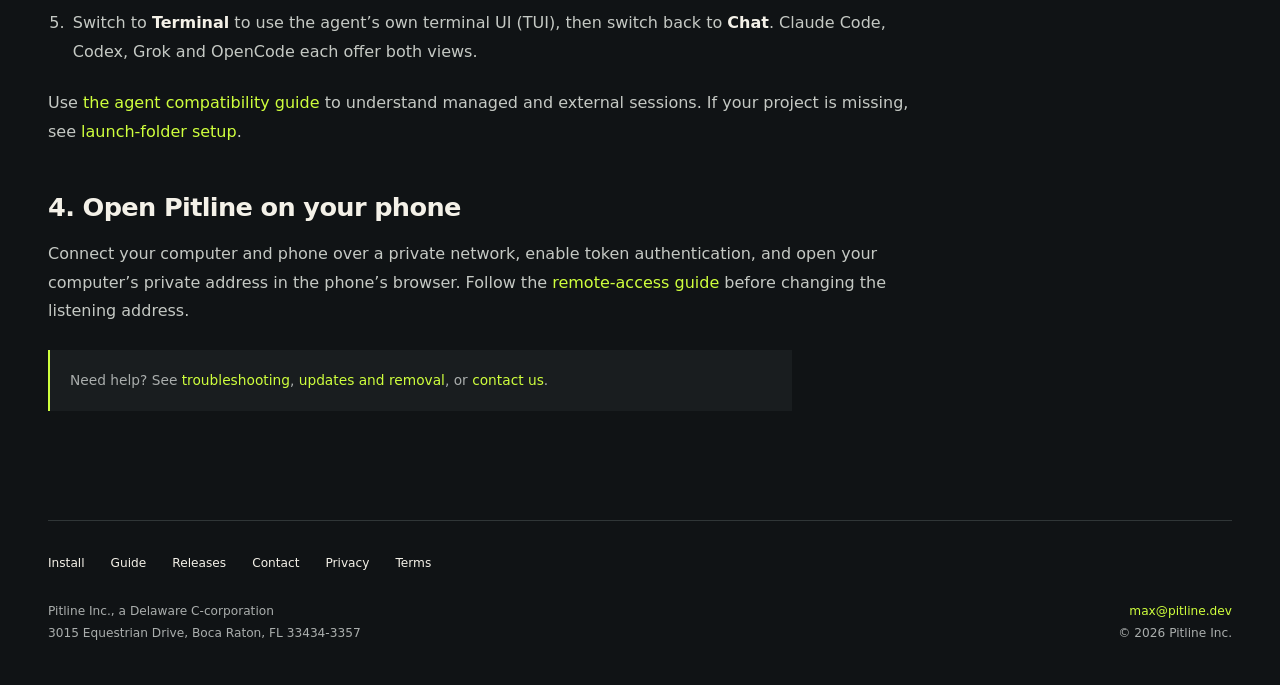
<file: install.html>
<!doctype html>
<html lang="en">
<head>
  <meta charset="utf-8">
  <meta name="viewport" content="width=device-width, initial-scale=1">
  <title>Install — Pitline</title>
  <meta name="description" content="Install Pitline on macOS or Linux, start the local service, and launch your first coding agent in the browser.">
  <link rel="canonical" href="https://pitline.dev/install.html">
  <meta property="og:type" content="website">
  <meta property="og:title" content="Install — Pitline">
  <meta property="og:description" content="Install Pitline on macOS or Linux, start the local service, and launch your first coding agent in the browser.">
  <meta property="og:url" content="https://pitline.dev/install.html">
  <meta property="og:image" content="https://pitline.dev/assets/pitline-og.png">
  <link rel="icon" type="image/png" href="/assets/pitline-app-icon.png">
  <link rel="stylesheet" href="/site.css?v=2">
  <script src="/site.js" defer></script>
</head>
<body>
  <a class="skip-link" href="#main-content">Skip to content</a>
  <header class="site-header shell"><a class="brand" href="/" aria-label="Pitline home"><img src="/assets/pitline-lockup-dark.png" alt="Pitline" width="900" height="300"></a><nav aria-label="Main navigation"><a href="/#features">Features</a><a href="/#agents">Agents</a><a href="/guide.html">Guide</a><a class="button button-small" href="/install.html">Install</a></nav></header>
  <main class="page prose" id="main-content">
    <h1>Install Pitline</h1>
    <p class="lede install-lede">Start supervising your coding agents from your browser. Pitline runs on your machine, with no Pitline account required.</p>
    <p>Use macOS or Linux. Install and sign in to your preferred coding agent on the same machine first; Pitline uses that local agent installation and its existing provider account.</p>
    <div class="os-tabs" role="tablist" aria-label="Operating system">
      <button type="button" class="os-tab is-active" role="tab" id="tab-macos" aria-selected="true" aria-controls="panel-macos" data-os="macos">macOS</button>
      <button type="button" class="os-tab" role="tab" id="tab-linux" aria-selected="false" aria-controls="panel-linux" data-os="linux" tabindex="-1">Linux</button>
    </div>
    <section class="os-panel is-active" role="tabpanel" id="panel-macos" aria-labelledby="tab-macos" tabindex="0">
<h2>1. Install the binary</h2><p>Run the installer in your terminal, then follow its PATH instructions. Open a new terminal if needed.</p>
<div class="cmd" data-copy><span class="command-label">Shell installer</span><pre><code>curl --proto &#x27;=https&#x27; --tlsv1.2 -LsSf https://github.com/pitlinehq/releases/releases/latest/download/pitline-installer.sh | sh</code></pre><button type="button" class="copy-btn" aria-label="Copy shell installer">Copy</button></div><p>Prefer a manual install? Download the archive for your operating system and processor from <a href="https://github.com/pitlinehq/releases/releases/latest">the latest release</a>, verify it against the accompanying checksum, then extract <code>pitline</code> into a directory on your PATH. Read the release notes for build requirements.</p>
<details class="more"><summary>If macOS blocks an unsigned build</summary><p>Check the release notes for signing status. For an unsigned download you trust, try launching it once, then use <strong>System Settings → Privacy &amp; Security → Open Anyway</strong> if macOS offers that option. Allow the binary before installing the service.</p></details>
<h2>2. Start the service</h2>
<div class="cmd" data-copy><span class="command-label">Start and check Pitline</span><pre><code>pitline install-service
pitline doctor</code></pre><button type="button" class="copy-btn" aria-label="Copy start and check pitline">Copy</button></div><p>The service installer sets up launchd agents for Pitline and its terminal keeper.</p>
<p>Open <a href="http://127.0.0.1:7337">http://127.0.0.1:7337</a> on this computer. If token authentication is enabled, run <code>pitline token</code> and enter its value in the browser’s sign-in form.</p>
</section>
    <section class="os-panel" role="tabpanel" id="panel-linux" aria-labelledby="tab-linux" tabindex="0" hidden>
<h2>1. Install the binary</h2><p>Run the installer in your terminal, then follow its PATH instructions. Open a new terminal if needed.</p>
<div class="cmd" data-copy><span class="command-label">Shell installer</span><pre><code>curl --proto &#x27;=https&#x27; --tlsv1.2 -LsSf https://github.com/pitlinehq/releases/releases/latest/download/pitline-installer.sh | sh</code></pre><button type="button" class="copy-btn" aria-label="Copy shell installer">Copy</button></div><p>Prefer a manual install? Download the archive for your operating system and processor from <a href="https://github.com/pitlinehq/releases/releases/latest">the latest release</a>, verify it against the accompanying checksum, then extract <code>pitline</code> into a directory on your PATH. Read the release notes for build requirements.</p>
<h2>2. Start the service</h2>
<div class="cmd" data-copy><span class="command-label">Start and check Pitline</span><pre><code>pitline install-service
pitline doctor</code></pre><button type="button" class="copy-btn" aria-label="Copy start and check pitline">Copy</button></div><p>The service installer sets up systemd user services and attempts to enable linger so they survive logout. If it reports a linger warning, follow the command it prints. Linux installations without systemd user services need a separate process supervisor.</p>
<p>Open <a href="http://127.0.0.1:7337">http://127.0.0.1:7337</a> on this computer. If token authentication is enabled, run <code>pitline token</code> and enter its value in the browser’s sign-in form.</p>
</section>
    <section id="first-session">
      <h2>3. Start your first agent</h2>
      <ol>
        <li>Choose <strong>New agent</strong> and select an installed agent.</li>
        <li>Choose your project under <strong>Launch folder</strong>, select <strong>Chat</strong> as your starting view, then choose <strong>Start</strong> for that agent.</li>
        <li>Send a small task, such as “Explain this project’s structure.” Follow the response and tool activity in Chat.</li>
        <li>When a supported permission request appears, inspect it and approve or deny it. Available controls depend on the agent and how the session was started.</li>
        <li>Switch to <strong>Terminal</strong> to use the agent’s own terminal UI (TUI), then switch back to <strong>Chat</strong>. Claude Code, Codex, Grok and OpenCode each offer both views.</li>
      </ol>
      <p>Use <a href="/guide.html#agents">the agent compatibility guide</a> to understand managed and external sessions. If your project is missing, see <a href="/guide.html#troubleshooting">launch-folder setup</a>.</p>
    </section>
    <section>
      <h2>4. Open Pitline on your phone</h2>
      <p>Connect your computer and phone over a private network, enable token authentication, and open your computer’s private address in the phone’s browser. Follow the <a href="/guide.html#remote-access">remote-access guide</a> before changing the listening address.</p>
    </section>
    <p class="note">Need help? See <a href="/guide.html#troubleshooting">troubleshooting</a>, <a href="/guide.html#updates">updates and removal</a>, or <a href="/contact.html">contact us</a>.</p>
  </main>
  <footer class="site-footer shell"><nav aria-label="Footer navigation"><a href="/install.html">Install</a><a href="/guide.html">Guide</a><a href="https://github.com/pitlinehq/releases/releases">Releases</a><a href="/contact.html">Contact</a><a href="/privacy.html">Privacy</a><a href="/terms.html">Terms</a></nav><div class="footer-meta"><div>Pitline Inc., a Delaware C-corporation<br>3015 Equestrian Drive, Boca Raton, FL 33434-3357</div><div><a href="mailto:max@pitline.dev">max@pitline.dev</a><br>© 2026 Pitline Inc.</div></div></footer>
</body>
</html>
</file>
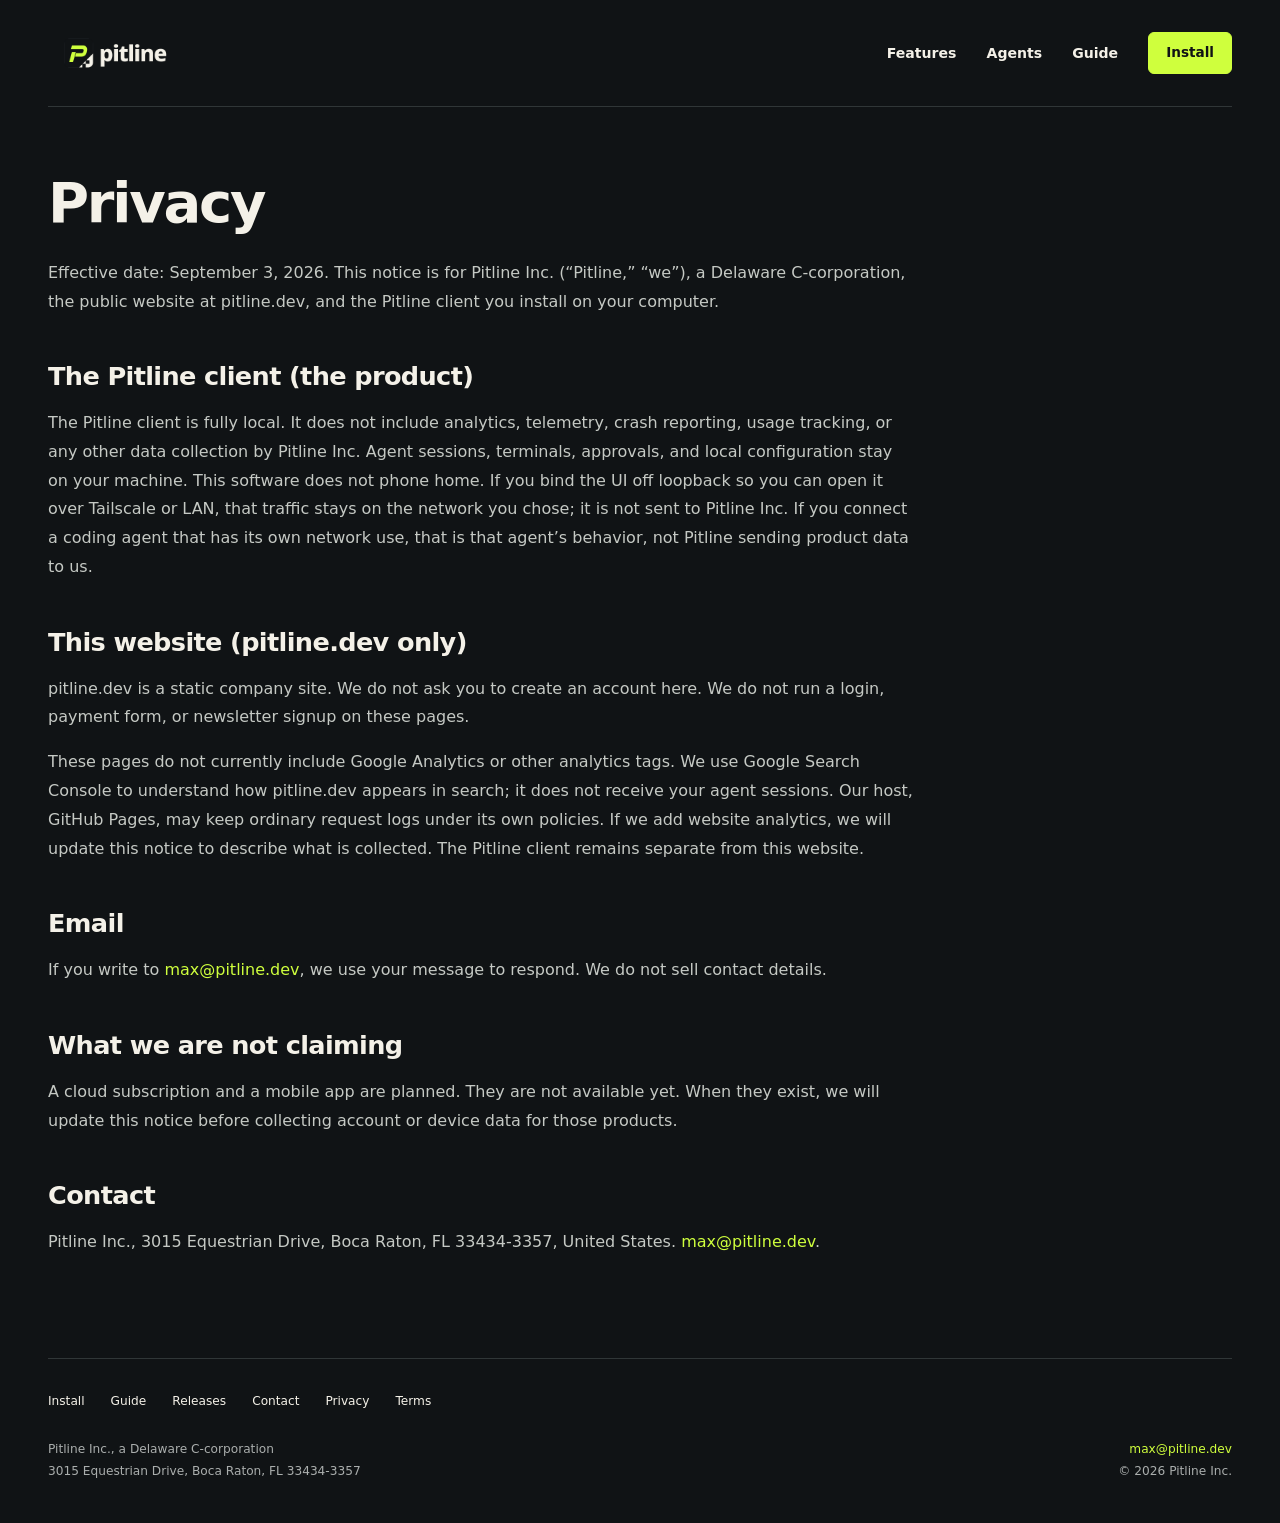
<file: privacy.html>
<!doctype html>
<html lang="en">
<head>
  <meta charset="utf-8">
  <meta name="viewport" content="width=device-width, initial-scale=1">
  <link rel="canonical" href="https://pitline.dev/privacy.html">
  <link rel="icon" type="image/png" href="/assets/pitline-app-icon.png">
  <link rel="stylesheet" href="/site.css?v=2">
  <title>Privacy — Pitline Inc.</title>
  <meta name="description" content="Privacy notice for Pitline Inc. The Pitline client is fully local: no analytics or telemetry. This website does not currently run analytics tags.">
</head>
<body>
  <a class="skip-link" href="#main-content">Skip to content</a>
  <header class="site-header shell"><a class="brand" href="/" aria-label="Pitline home"><img src="/assets/pitline-lockup-dark.png" alt="Pitline" width="900" height="300"></a><nav aria-label="Main navigation"><a href="/#features">Features</a><a href="/#agents">Agents</a><a href="/guide.html">Guide</a><a class="button button-small" href="/install.html">Install</a></nav></header>
  <main class="page prose" id="main-content">
    <h1>Privacy</h1>
    <p>Effective date: September 3, 2026. This notice is for Pitline Inc. (“Pitline,” “we”), a Delaware C-corporation, the public website at pitline.dev, and the Pitline client you install on your computer.</p>

    <h2>The Pitline client (the product)</h2>
    <p>The Pitline client is fully local. It does not include analytics, telemetry, crash reporting, usage tracking, or any other data collection by Pitline Inc. Agent sessions, terminals, approvals, and local configuration stay on your machine. This software does not phone home. If you bind the UI off loopback so you can open it over Tailscale or LAN, that traffic stays on the network you chose; it is not sent to Pitline Inc. If you connect a coding agent that has its own network use, that is that agent’s behavior, not Pitline sending product data to us.</p>

    <h2>This website (pitline.dev only)</h2>
    <p>pitline.dev is a static company site. We do not ask you to create an account here. We do not run a login, payment form, or newsletter signup on these pages.</p>
    <p>These pages do not currently include Google Analytics or other analytics tags. We use Google Search Console to understand how pitline.dev appears in search; it does not receive your agent sessions. Our host, GitHub Pages, may keep ordinary request logs under its own policies. If we add website analytics, we will update this notice to describe what is collected. The Pitline client remains separate from this website.</p>

    <h2>Email</h2>
    <p>If you write to <a href="mailto:max@pitline.dev">max@pitline.dev</a>, we use your message to respond. We do not sell contact details.</p>

    <h2>What we are not claiming</h2>
    <p>A cloud subscription and a mobile app are planned. They are not available yet. When they exist, we will update this notice before collecting account or device data for those products.</p>

    <h2>Contact</h2>
    <p>Pitline Inc., 3015 Equestrian Drive, Boca Raton, FL 33434-3357, United States. <a href="mailto:max@pitline.dev">max@pitline.dev</a>.</p>
  </main>
  <footer class="site-footer shell"><nav aria-label="Footer navigation"><a href="/install.html">Install</a><a href="/guide.html">Guide</a><a href="https://github.com/pitlinehq/releases/releases">Releases</a><a href="/contact.html">Contact</a><a href="/privacy.html">Privacy</a><a href="/terms.html">Terms</a></nav><div class="footer-meta"><div>Pitline Inc., a Delaware C-corporation<br>3015 Equestrian Drive, Boca Raton, FL 33434-3357</div><div><a href="mailto:max@pitline.dev">max@pitline.dev</a><br>© 2026 Pitline Inc.</div></div></footer>
</body>
</html>
</file>
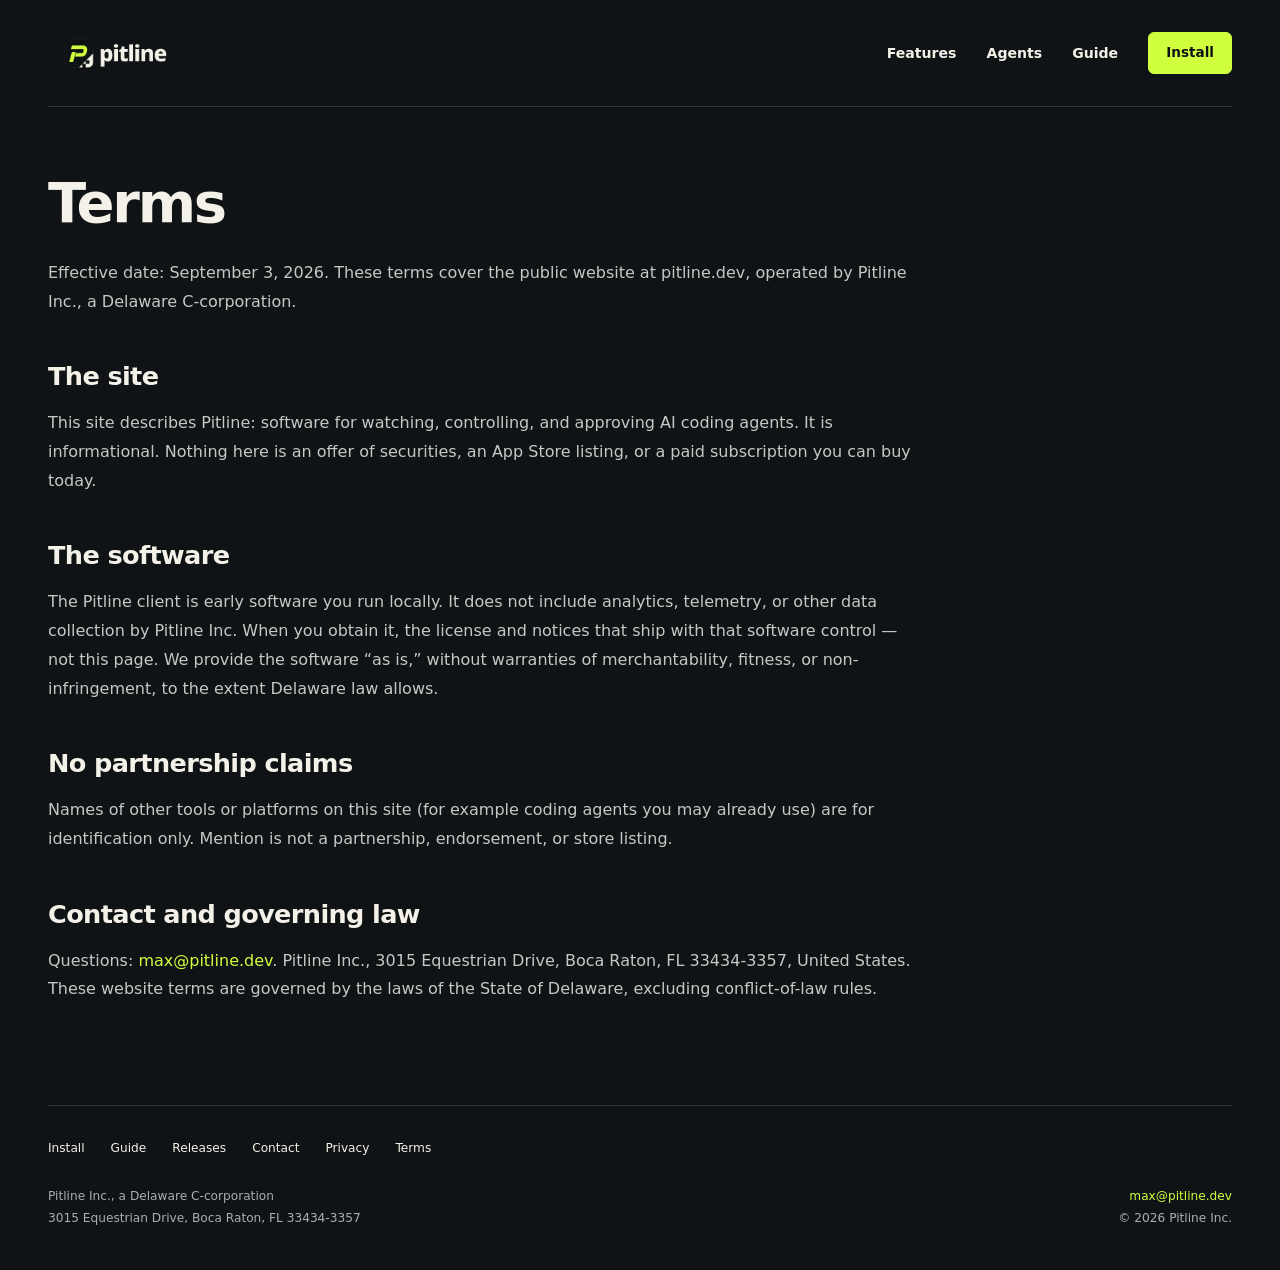
<file: terms.html>
<!doctype html>
<html lang="en">
<head>
  <meta charset="utf-8">
  <meta name="viewport" content="width=device-width, initial-scale=1">
  <link rel="canonical" href="https://pitline.dev/terms.html">
  <title>Terms — Pitline Inc.</title>
  <meta name="description" content="Website terms for Pitline Inc.">
  <link rel="icon" type="image/png" href="/assets/pitline-app-icon.png">
  <link rel="stylesheet" href="/site.css?v=2">
</head>
<body>
  <a class="skip-link" href="#main-content">Skip to content</a>
  <header class="site-header shell"><a class="brand" href="/" aria-label="Pitline home"><img src="/assets/pitline-lockup-dark.png" alt="Pitline" width="900" height="300"></a><nav aria-label="Main navigation"><a href="/#features">Features</a><a href="/#agents">Agents</a><a href="/guide.html">Guide</a><a class="button button-small" href="/install.html">Install</a></nav></header>
  <main class="page prose" id="main-content">
    <h1>Terms</h1>
    <p>Effective date: September 3, 2026. These terms cover the public website at pitline.dev, operated by Pitline Inc., a Delaware C-corporation.</p>
    <h2>The site</h2>
    <p>This site describes Pitline: software for watching, controlling, and approving AI coding agents. It is informational. Nothing here is an offer of securities, an App Store listing, or a paid subscription you can buy today.</p>
    <h2>The software</h2>
    <p>The Pitline client is early software you run locally. It does not include analytics, telemetry, or other data collection by Pitline Inc. When you obtain it, the license and notices that ship with that software control — not this page. We provide the software “as is,” without warranties of merchantability, fitness, or non-infringement, to the extent Delaware law allows.</p>
    <h2>No partnership claims</h2>
    <p>Names of other tools or platforms on this site (for example coding agents you may already use) are for identification only. Mention is not a partnership, endorsement, or store listing.</p>
    <h2>Contact and governing law</h2>
    <p>Questions: <a href="mailto:max@pitline.dev">max@pitline.dev</a>. Pitline Inc., 3015 Equestrian Drive, Boca Raton, FL 33434-3357, United States. These website terms are governed by the laws of the State of Delaware, excluding conflict-of-law rules.</p>
  </main>
  <footer class="site-footer shell"><nav aria-label="Footer navigation"><a href="/install.html">Install</a><a href="/guide.html">Guide</a><a href="https://github.com/pitlinehq/releases/releases">Releases</a><a href="/contact.html">Contact</a><a href="/privacy.html">Privacy</a><a href="/terms.html">Terms</a></nav><div class="footer-meta"><div>Pitline Inc., a Delaware C-corporation<br>3015 Equestrian Drive, Boca Raton, FL 33434-3357</div><div><a href="mailto:max@pitline.dev">max@pitline.dev</a><br>© 2026 Pitline Inc.</div></div></footer>
</body>
</html>
</file>
<file: site.css>
:root {
  color-scheme:dark;
  --graphite:#101315;
  --signal:#cfff3d;
  --warm-white:#f4f1e8;
  --muted:#aaaead;
  --surface:#191d1f;
  --line:#303637;
  --radius:10px;
}

* {
  box-sizing:border-box;
  margin:0;
  padding:0;
}

html {
  scroll-padding-top:2rem;
  scroll-behavior:smooth;
}

body {
  background:var(--graphite);
  color:var(--warm-white);
  font-family:system-ui,-apple-system,"Segoe UI",Roboto,sans-serif;
  line-height:1.6;
  min-height:100svh;
  display:flex;
  flex-direction:column;
  align-items:center;
}

a {
  color:var(--signal);
  text-decoration:none;
  text-underline-offset:.25em;
}

a:hover {
  text-decoration:underline;
}

button,input {
  font:inherit;
}

button {
  cursor:pointer;
}

img {
  display:block;
  max-width:100%;
  height:auto;
}

:focus-visible {
  outline:2px solid var(--signal);
  outline-offset:5px;
  border-radius:3px;
}

[hidden] {
  display:none!important;
}

.shell,.page {
  width:min(1200px,calc(100% - 96px));
  margin-inline:auto;
}

.skip-link {
  position:fixed;
  left:1rem;
  top:-5rem;
  z-index:10;
  background:var(--signal);
  color:var(--graphite);
  padding:.7rem 1rem;
}

.skip-link:focus {
  top:1rem;
}

.site-header {
  display:flex;
  align-items:center;
  justify-content:space-between;
  gap:2rem;
  padding:26px 0;
  border-bottom:1px solid var(--line);
}

.brand {
  display:block;
  width:162px;
  flex-shrink:0;
}

.brand img {
  width:100%;
}

.site-header nav {
  display:flex;
  align-items:center;
  gap:30px;
  font-size:.88rem;
  font-weight:550;
}

.site-header nav>a:not(.button) {
  color:var(--warm-white);
}

.button {
  display:inline-flex;
  justify-content:center;
  align-items:center;
  gap:28px;
  background:var(--signal);
  color:var(--graphite);
  padding:14px 22px;
  border:1px solid var(--signal);
  border-radius:6px;
  line-height:1.4;
  font-weight:650;
  font-size:.95rem;
  min-height:48px;
  text-align:center;
}

.button:hover {
  background:#dcff72;
  text-decoration:none;
}

.button-small {
  padding:9px 17px;
  min-height:42px;
  font-size:.85rem;
}

.text-link {
  display:inline-flex;
  gap:16px;
  align-items:center;
  font-weight:550;
  font-size:.94rem;
}

.actions {
  display:flex;
  align-items:center;
  flex-wrap:wrap;
  gap:28px;
}

.landing {
  width:100%;
}

.hero {
  display:grid;
  grid-template-columns:1fr 270px;
  gap:64px;
  align-items:end;
  padding-block:78px 62px;
}

.eyebrow {
  color:var(--signal);
  text-transform:uppercase;
  font-size:.7rem;
  letter-spacing:.14em;
  font-weight:650;
  margin-bottom:22px;
}

h1,h2,h3 {
  line-height:1.12;
  font-weight:600;
  letter-spacing:-.04em;
}

h1 {
  font-size:clamp(2.8rem,5.1vw,4.65rem);
}

h2 {
  font-size:clamp(2rem,3.4vw,3rem);
}

h3 {
  font-size:1.2rem;
  letter-spacing:-.02em;
}

.accent {
  color:var(--signal);
}

.lede {
  font-size:1.14rem;
  color:#c8cbc6;
  line-height:1.65;
  max-width:565px;
  margin-block:26px 30px;
}

.hero-meta {
  font-size:.76rem;
  color:var(--muted);
  margin-top:22px;
}

.hero-meta span {
  margin-inline:8px;
  color:#626968;
}

.hero-aside {
  border-left:1px solid var(--line);
  padding-left:27px;
  padding-bottom:5px;
  margin-bottom:5px;
}

.section-number,.feature-index {
  font-family:ui-monospace,SFMono-Regular,Consolas,monospace;
  font-size:.65rem;
  letter-spacing:.09em;
  color:var(--muted);
}

.hero-aside p {
  font-size:1.4rem;
  line-height:1.45;
  color:var(--muted);
  margin:25px 0;
}

.hero-aside strong {
  font-weight:500;
  color:var(--warm-white);
}

.hero-aside a {
  font-size:.75rem;
  display:block;
  max-width:210px;
}

.product-shot {
  border:1px solid #3b4441;
  border-radius:var(--radius);
  overflow:hidden;
  background:var(--surface);
  box-shadow:0 24px 80px #0004;
}

.shot-heading {
  display:flex;
  justify-content:space-between;
  gap:1rem;
  padding:13px 20px;
  font-size:.7rem;
  color:#d0d3ca;
  letter-spacing:.03em;
  border-bottom:1px solid var(--line);
}

.shot-heading span:last-child {
  color:var(--muted);
}

.product-shot img {
  width:100%;
}

.product-shot figcaption,.detail-shot figcaption {
  font-size:.7rem;
  color:var(--muted);
  padding:12px 20px;
  border-top:1px solid var(--line);
}

.section {
  padding-block:96px;
}

.section-border {
  border-top:1px solid var(--line);
}

.section-heading {
  max-width:650px;
  margin-bottom:40px;
}

.section-heading>p:not(.eyebrow) {
  color:var(--muted);
  margin-top:20px;
  max-width:570px;
}

.section-heading .text-link {
  margin-top:22px;
}

.steps {
  list-style:none;
  display:grid;
  grid-template-columns:repeat(3,minmax(0,1fr));
  gap:40px;
  margin-bottom:65px;
}

.steps li {
  border-top:1px solid var(--line);
  padding-top:22px;
}

.step-number {
  font-family:ui-monospace,SFMono-Regular,Consolas,monospace;
  color:var(--signal);
  font-size:.8rem;
  display:block;
  margin-bottom:35px;
}

.steps h3 {
  margin-bottom:16px;
}

.steps p,.feature-grid p,.agent-grid p,.approval-copy>p:not(.eyebrow) {
  color:var(--muted);
  font-size:.93rem;
  line-height:1.75;
}

.approval-feature {
  display:grid;
  grid-template-columns:.8fr 1.2fr;
  gap:50px;
  align-items:center;
  background:#161a1b;
  border:1px solid var(--line);
  border-radius:var(--radius);
  overflow:hidden;
  padding:36px;
}

.approval-copy h3 {
  font-size:1.7rem;
  line-height:1.2;
  margin-bottom:20px;
}

.approval-copy .text-link {
  margin-top:25px;
}

.detail-shot {
  min-width:0;
  border:1px solid var(--line);
  border-radius:7px;
  overflow:hidden;
  background:var(--graphite);
}

.detail-shot img {
  width:100%;
}

.detail-shot figcaption {
  font-size:.63rem;
  padding:9px 12px;
}

.feature-grid {
  display:grid;
  grid-template-columns:repeat(4,minmax(0,1fr));
  gap:34px;
}

.feature-grid h3 {
  margin:23px 0 16px;
  line-height:1.3;
}

.feature-index {
  color:var(--signal);
}

.agent-grid {
  display:grid;
  grid-template-columns:repeat(4,minmax(0,1fr));
  gap:16px;
}

.agent-grid article {
  background:var(--surface);
  border:1px solid var(--line);
  border-radius:8px;
  padding:26px 22px;
}

.agent-grid h3 {
  font-size:1.25rem;
  margin-bottom:18px;
}

.agent-grid p {
  font-size:.86rem;
  margin-top:20px;
}

.availability {
  display:inline-block;
  color:var(--signal);
  font-size:.68rem;
  line-height:1.5;
  padding:5px 9px;
  border:1px solid #4c5e2a;
  border-radius:4px;
  background:#cfff3d08;
  white-space:nowrap;
}

.planned {
  color:#b9bdbb;
  border-color:#474d4d;
  background:transparent;
}

.section-note {
  font-size:.8rem;
  color:var(--muted);
  margin-top:24px;
  max-width:860px;
  line-height:1.75;
}

.terminal-section {
  display:grid;
  grid-template-columns:1fr 1fr;
  gap:90px;
}

.terminal-section .section-heading {
  margin-bottom:0;
}

.provider-list>div {
  display:grid;
  grid-template-columns:130px 1fr;
  gap:20px;
  padding-block:23px;
  border-bottom:1px solid var(--line);
}

.provider-list>div:first-child {
  padding-top:0;
}

.provider-list dt {
  font-weight:600;
  font-size:.95rem;
  padding-top:4px;
}

.provider-list dd p {
  font-size:.85rem;
  color:var(--muted);
  margin-top:10px;
}

.local-section {
  display:grid;
  grid-template-columns:1fr 340px;
  gap:100px;
  align-items:center;
}

.local-copy>p:not(.eyebrow) {
  max-width:540px;
  color:var(--muted);
  margin-top:25px;
}

.local-copy>.text-link {
  margin-top:30px;
}

.phone-shot {
  width:275px;
  justify-self:center;
}

.phone-shot img {
  border:1px solid #485143;
  border-radius:16px;
  width:100%;
  box-shadow:0 20px 60px #0005;
}

.phone-shot figcaption {
  text-align:center;
  color:var(--muted);
  font-size:.72rem;
  margin-top:15px;
}

.quick-start-body {
  display:flex;
  flex-direction:column;
  align-items:flex-start;
  gap:30px;
}

.start-list {
  display:grid;
  grid-template-columns:repeat(3,minmax(0,1fr));
  gap:45px;
  list-style:none;
  counter-reset:start;
  width:100%;
}

.start-list li {
  counter-increment:start;
  position:relative;
  padding-left:36px;
}

.start-list li:before {
  content:counter(start);
  position:absolute;
  left:0;
  top:0;
  color:var(--signal);
  font-family:ui-monospace,monospace;
  font-size:.95rem;
}

.start-list strong {
  display:block;
  font-size:.95rem;
  margin-bottom:10px;
}

.start-list span {
  font-size:.87rem;
  color:var(--muted);
  display:block;
}

.start-list code {
  font-size:.83rem;
  color:var(--warm-white);
}

.faq-section {
  display:grid;
  grid-template-columns:.7fr 1.3fr;
  gap:70px;
}

.faq-list details {
  padding-block:21px;
  border-bottom:1px solid var(--line);
}

.faq-list details:first-child {
  padding-top:0;
}

.faq-list summary {
  font-weight:550;
  cursor:pointer;
  font-size:.97rem;
  line-height:1.55;
  padding-right:15px;
}

.faq-list p {
  font-size:.9rem;
  color:var(--muted);
  line-height:1.8;
  margin-top:18px;
}

.closing {
  padding:68px;
  border:1px solid #3b4931;
  border-radius:10px;
  background:#cfff3d06;
  margin-bottom:90px;
}

.closing h2 {
  margin-bottom:30px;
}

.closing .section-note {
  margin-top:25px;
}

.site-footer {
  padding-block:32px 40px;
  border-top:1px solid var(--line);
  margin-top:auto;
  color:var(--muted);
  font-size:.76rem;
  line-height:1.8;
}

.site-footer nav {
  display:flex;
  flex-wrap:wrap;
  gap:12px 26px;
  margin-bottom:26px;
}

.site-footer nav a {
  color:var(--warm-white);
}

.footer-meta {
  display:flex;
  justify-content:space-between;
  gap:25px;
}

.footer-meta>div:last-child {
  text-align:right;
}

/* Long-form pages share the landing page navigation and type system. */
.page {
  margin-block:65px 85px;
}

.page h1 {
  font-size:clamp(2.25rem,5vw,3.5rem);
  margin-bottom:24px;
}

.prose h2 {
  font-size:1.6rem;
  letter-spacing:-.025em;
  margin:2.8rem 0 1rem;
  line-height:1.25;
}

.prose h3 {
  font-size:1.12rem;
  line-height:1.4;
  margin:1.6rem 0 .7rem;
}

.prose p,.prose li {
  font-size:1rem;
  color:#c5c9c4;
  line-height:1.8;
  margin-bottom:1rem;
}

.prose .lede {
  font-size:1.15rem;
  max-width:75ch;
}

.prose ul,.prose ol {
  padding-left:1.35rem;
  margin-block:1rem 1.4rem;
}

.prose li {
  padding-left:.2rem;
}

/* Keep long documentation readable inside the shared page container. */
.prose p,.prose ol,.prose ul {
  max-width:85ch;
}

.prose strong {
  color:var(--warm-white);
}

.prose code {
  font-family:ui-monospace,SFMono-Regular,Consolas,monospace;
  font-size:.85em;
  overflow-wrap:anywhere;
}

.prose pre {
  overflow:auto;
  background:var(--surface);
  border:1px solid var(--line);
  border-radius:8px;
  padding:18px;
  margin-block:1rem 1.4rem;
  line-height:1.7;
  font-size:.85rem;
}

.prose pre code {
  font-size:inherit;
  overflow-wrap:normal;
}

.prose address {
  font-style:normal;
  line-height:1.8;
  color:#c5c9c4;
}

.prose table {
  border-collapse:collapse;
  width:100%;
  font-size:.85rem;
  line-height:1.65;
  margin-block:1.4rem;
}

.prose th,.prose td {
  padding:13px;
  text-align:left;
  border-bottom:1px solid var(--line);
  vertical-align:top;
}

.prose td {
  color:#c5c9c4;
}

.table-wrap,.table-scroll {
  overflow-x:auto;
}

.prose .note {
  font-size:.86rem;
  color:var(--muted);
  padding:18px 20px;
  background:var(--surface);
  border-left:2px solid var(--signal);
  margin-block:1.5rem;
}

.prose .note p:last-child {
  margin-bottom:0;
}

.prose .more,.prose details {
  border:1px solid var(--line);
  padding:18px 20px;
  border-radius:8px;
  margin-block:20px;
}

.prose summary {
  cursor:pointer;
  font-weight:550;
  line-height:1.6;
}

.prose details[open] summary {
  margin-bottom:15px;
}

.prose details p:last-child {
  margin-bottom:0;
}

.prose section {
  scroll-margin-top:2rem;
}

.prose .toc {
  padding:20px 24px;
  background:var(--surface);
  border:1px solid var(--line);
  border-radius:8px;
}

.prose .toc ul {
  margin-bottom:0;
}

.os-tabs {
  display:flex;
  gap:5px;
  background:var(--surface);
  border:1px solid var(--line);
  border-radius:8px;
  width:fit-content;
  padding:5px;
  margin:30px 0;
}

.os-tab {
  border:0;
  border-radius:5px;
  background:none;
  color:var(--muted);
  padding:11px 23px;
  font-weight:600;
  min-height:44px;
}

.os-tab:hover {
  color:var(--warm-white);
}

.os-tab.is-active {
  background:#cfff3d25;
  color:var(--warm-white);
}

.os-panel h2:first-child {
  margin-top:1.5rem;
}

.cmd {
  display:flex;
  flex-wrap:wrap;
  align-items:center;
  justify-content:space-between;
  gap:0 10px;
  background:var(--surface);
  border:1px solid var(--line);
  border-radius:8px;
  overflow:hidden;
  margin:18px 0 25px;
  padding-top:7px;
}

.cmd:before {
  content:'Terminal';
  color:var(--muted);
  font-family:ui-monospace,monospace;
  font-size:.68rem;
  padding-left:17px;
}

.cmd pre {
  order:2;
  flex:0 0 100%;
  min-width:0;
  max-width:100%;
  margin:7px 0 0;
  border:0;
  border-top:1px solid var(--line);
  border-radius:0;
  padding:16px 17px;
  white-space:pre-wrap;
  overflow-wrap:anywhere;
  font-size:.8rem;
  line-height:1.85;
}

.cmd pre code {
  white-space:pre-wrap;
  overflow-wrap:anywhere;
}

.cmd .copy-btn {
  order:1;
  margin-right:7px;
  border:1px solid #4b5552;
  border-radius:5px;
  background:#242a2b;
  color:var(--warm-white);
  padding:8px 14px;
  font-size:.72rem;
  min-height:38px;
}

.copy-btn:hover {
  background:#35412a;
}

.copy-btn.is-copied {
  color:var(--signal);
}

.copy-status {
  order:3;
  font-size:.75rem;
  color:var(--muted);
  padding:0 17px 10px;
  flex-basis:100%;
}

.copy-status:empty {
  display:none;
}

.command-label {
  font-size:.72rem;
  color:var(--muted);
  padding-left:17px;
}

.cmd:has(.command-label):before {
  display:none;
}

@media(min-width:1500px) {
  .hero {
    padding-top:100px;
  }
}

@media(max-width:1000px) {
  .shell,.page {
    width:calc(100% - 56px);
  }
  .hero {
    grid-template-columns:1fr 220px;
    gap:35px;
  }
  .hero-aside {
    padding-left:22px;
  }
  .hero-aside p {
    font-size:1.15rem;
  }
  .feature-grid {
    grid-template-columns:repeat(2,minmax(0,1fr));
    gap:40px;
  }
  .agent-grid {
    grid-template-columns:repeat(2,minmax(0,1fr));
  }
  .terminal-section {
    gap:45px;
  }
  .local-section {
    gap:50px;
    grid-template-columns:1fr 275px;
  }
  .approval-feature {
    gap:30px;
    padding:25px;
  }
  .approval-copy h3 {
    font-size:1.4rem;
  }
  .faq-section {
    gap:40px;
  }
}

@media(max-width:700px) {
  .shell,.page {
    width:calc(100% - 40px);
  }
  .site-header {
    padding:16px 0;
    gap:15px;
  }
  .brand {
    width:118px;
  }
  .site-header nav {
    gap:16px;
    font-size:.79rem;
  }
  .site-header nav>a[href$='#features'],.site-header nav>a[href$='#agents'] {
    display:none;
  }
  .button-small {
    padding:8px 13px;
  }
  .hero {
    display:block;
    padding-block:52px 38px;
  }
  h1 {
    font-size:clamp(2.5rem,8.9vw,3.6rem);
    letter-spacing:-.055em;
  }
  .hero .eyebrow {
    font-size:.62rem;
  }
  .hero .lede {
    font-size:1rem;
    margin:24px 0;
  }
  .hero-aside {
    display:none;
  }
  .hero-meta {
    font-size:.65rem;
    line-height:1.9;
    max-width:330px;
  }
  .hero-meta span {
    margin-inline:4px;
  }
  .actions {
    gap:20px;
  }
  .button {
    font-size:.86rem;
    gap:20px;
    padding:12px 17px;
  }
  .text-link {
    font-size:.84rem;
  }
  .shot-heading {
    padding:11px 13px;
    font-size:.6rem;
  }
  .shot-heading span:last-child {
    display:none;
  }
  .product-shot figcaption {
    font-size:.62rem;
    padding:9px 12px;
  }
  .section {
    padding-block:60px;
  }
  .section-heading {
    margin-bottom:30px;
  }
  .section-heading>p:not(.eyebrow) {
    font-size:.92rem;
  }
  .eyebrow {
    font-size:.62rem;
    margin-bottom:17px;
  }
  h2 {
    font-size:2.05rem;
  }
  .steps {
    grid-template-columns:1fr;
    gap:26px;
    margin-bottom:38px;
  }
  .steps li {
    display:grid;
    grid-template-columns:35px 1fr;
    gap:0 15px;
    padding-top:20px;
  }
  .step-number {
    grid-row:1/3;
    margin:2px 0;
  }
  .steps h3 {
    font-size:1.12rem;
    margin-bottom:10px;
  }
  .steps p {
    font-size:.9rem;
  }
  .approval-feature {
    grid-template-columns:1fr;
    padding:24px;
    gap:25px;
  }
  .approval-copy h3 {
    font-size:1.55rem;
  }
  .feature-grid {
    gap:30px 24px;
  }
  .feature-grid h3 {
    font-size:1.08rem;
    margin-top:16px;
  }
  .feature-grid p {
    font-size:.86rem;
  }
  .feature-index {
    font-size:.58rem;
  }
  .agent-grid {
    gap:12px;
  }
  .agent-grid article {
    padding:21px 16px;
  }
  .agent-grid h3 {
    font-size:1.05rem;
  }
  .agent-grid p {
    font-size:.81rem;
  }
  .availability {
    font-size:.6rem;
    padding:4px 7px;
  }
  .section-note {
    font-size:.76rem;
  }
  .terminal-section,.local-section,.faq-section {
    grid-template-columns:1fr;
    gap:35px;
  }
  .provider-list>div {
    grid-template-columns:110px 1fr;
  }
  .local-copy>p:not(.eyebrow) {
    font-size:.94rem;
    margin-top:22px;
  }
  .phone-shot {
    width:240px;
  }
  .start-list {
    grid-template-columns:1fr;
    gap:23px;
  }
  .faq-section .section-heading {
    margin-bottom:0;
  }
  .faq-list summary {
    font-size:.9rem;
  }
  .faq-list p {
    font-size:.87rem;
  }
  .closing {
    padding:35px 25px;
    margin-bottom:50px;
  }
  .closing h2 {
    font-size:1.95rem;
  }
  .site-footer {
    padding-block:25px 30px;
  }
  .site-footer nav {
    gap:12px 22px;
    font-size:.76rem;
  }
  .footer-meta {
    display:block;
    font-size:.7rem;
  }
  .footer-meta>div:last-child {
    text-align:left;
    margin-top:15px;
  }
  .page {
    margin-block:40px 60px;
  }
  .page h1 {
    font-size:2.5rem;
  }
  .prose h2 {
    font-size:1.4rem;
  }
  .prose p,.prose li {
    font-size:.94rem;
  }
  .prose .lede {
    font-size:1rem;
  }
  .prose th,.prose td {
    padding:10px 8px;
    min-width:110px;
  }
  .prose th:first-child,.prose td:first-child {
    min-width:95px;
  }
  .prose .note {
    padding:15px;
    font-size:.83rem;
  }
  .os-tab {
    padding:9px 21px;
  }
  .cmd pre {
    font-size:.74rem;
  }
  .prose details {
    padding:15px;
  }
}

@media(max-width:360px) {
  .hero h1 {
    font-size:2.3rem;
  }
  .agent-grid,.feature-grid {
    grid-template-columns:1fr;
  }
  .site-header nav {
    gap:10px;
  }
  .brand {
    width:104px;
  }
}

@media(prefers-reduced-motion:reduce) {
  html {
    scroll-behavior:auto;
  }
}

.demo-controls {
  display:flex;
  gap:6px;
  padding:10px;
  background:var(--surface);
  border-bottom:1px solid var(--line);
}

.demo-controls button {
  flex:1;
  background:transparent;
  color:var(--muted);
  border:1px solid var(--line);
  border-radius:4px;
  font-size:.68rem;
  padding:9px 6px;
  min-height:40px;
}

.demo-controls button[aria-pressed="true"] {
  color:var(--signal);
  border-color:#5d7138;
  background:#cfff3d0a;
}

#demo-caption {
  display:block;
  margin-bottom:5px;
  color:var(--warm-white);
}
</file>
